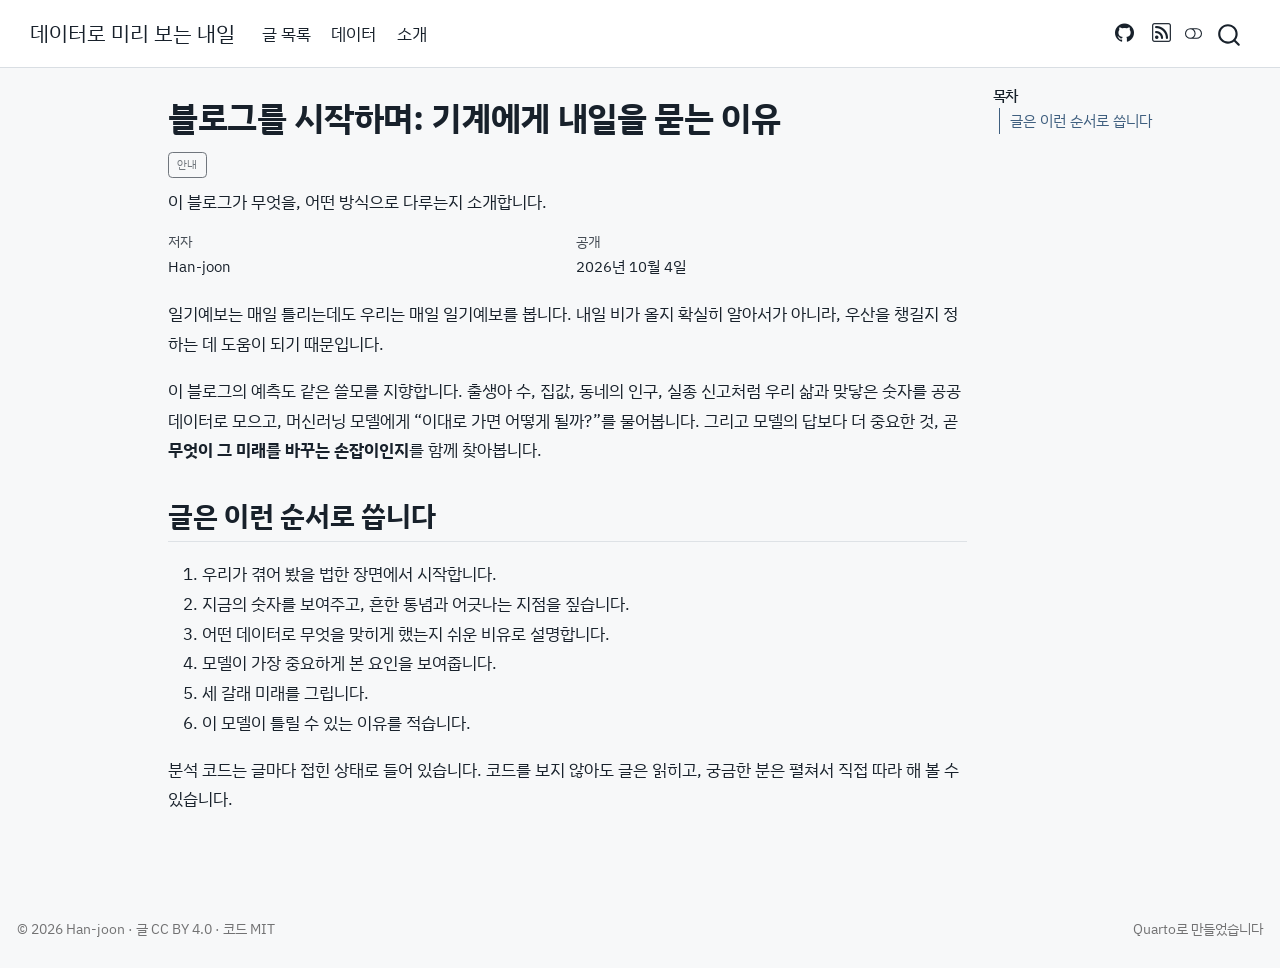
<file: posts/welcome/index.html>
<!DOCTYPE html>
<html xmlns="http://www.w3.org/1999/xhtml" lang="ko" xml:lang="ko"><head>

<meta charset="utf-8">
<meta name="generator" content="quarto-1.10.18">

<meta name="viewport" content="width=device-width, initial-scale=1.0, user-scalable=yes">

<meta name="author" content="Han-joon">
<meta name="description" content="이 블로그가 무엇을, 어떤 방식으로 다루는지 소개합니다.">

<title>블로그를 시작하며: 기계에게 내일을 묻는 이유 – 데이터로 미리 보는 내일</title>
<style>
/* Default styles provided by pandoc.
** See https://pandoc.org/MANUAL.html#variables-for-html for config info.
*/
span.smallcaps{font-variant: small-caps;}
div.columns{display: flex; gap: 1.5em;}
div.column{flex: auto;}
@media screen {
div.columns{gap: min(4vw, 1.5em);}
div.column{overflow-x: auto;}
}
div.hanging-indent{margin-left: 1.5em; text-indent: -1.5em;}
ul.task-list{list-style: none;}
ul.task-list li input[type="checkbox"] {
  width: 0.8em;
  margin: 0 0.8em 0.2em -1em; /* quarto-specific, see https://github.com/quarto-dev/quarto-cli/issues/4556 */ 
  vertical-align: middle;
}
</style>


<script src="../../site_libs/quarto-nav/quarto-nav.js"></script>
<script src="../../site_libs/quarto-nav/headroom.min.js"></script>
<script src="../../site_libs/clipboard/clipboard.min.js"></script>
<script src="../../site_libs/quarto-search/autocomplete.umd.js"></script>
<script src="../../site_libs/quarto-search/fuse.min.js"></script>
<script src="../../site_libs/quarto-search/quarto-search.js"></script>
<meta name="quarto:offset" content="../../">
<script src="../../site_libs/quarto-html/quarto.js" type="module"></script>
<script src="../../site_libs/quarto-html/tabsets/tabsets.js" type="module"></script>
<script src="../../site_libs/quarto-html/popper.min.js"></script>
<script src="../../site_libs/quarto-html/tippy.umd.min.js"></script>
<script src="../../site_libs/quarto-html/anchor.min.js"></script>
<link href="../../site_libs/quarto-html/tippy.css" rel="stylesheet">
<link href="../../site_libs/quarto-html/quarto-syntax-highlighting-176b1e44b272a30ec08500e73512b2cc.css" rel="stylesheet" class="quarto-color-scheme" id="quarto-text-highlighting-styles">
<link href="../../site_libs/quarto-html/quarto-syntax-highlighting-dark-2e366b5af1927b8352462c4a9d1c03d0.css" rel="stylesheet" class="quarto-color-scheme quarto-color-alternate" id="quarto-text-highlighting-styles">
<link href="../../site_libs/quarto-html/quarto-syntax-highlighting-176b1e44b272a30ec08500e73512b2cc.css" rel="stylesheet" class="quarto-color-scheme-extra" id="quarto-text-highlighting-styles">
<script src="../../site_libs/bootstrap/bootstrap.min.js"></script>
<link href="../../site_libs/bootstrap/bootstrap-icons.css" rel="stylesheet">
<link href="../../site_libs/bootstrap/bootstrap-f249f04be1deae2b0eb2ff2bb963b29f.min.css" rel="stylesheet" append-hash="true" class="quarto-color-scheme" id="quarto-bootstrap" data-mode="light">
<link href="../../site_libs/bootstrap/bootstrap-dark-b06d0aedc3c7dbde17f34a3382cb0405.min.css" rel="stylesheet" append-hash="true" class="quarto-color-scheme quarto-color-alternate" id="quarto-bootstrap" data-mode="dark">
<link href="../../site_libs/bootstrap/bootstrap-f249f04be1deae2b0eb2ff2bb963b29f.min.css" rel="stylesheet" append-hash="true" class="quarto-color-scheme-extra" id="quarto-bootstrap" data-mode="light">
<script id="quarto-search-options" type="application/json">{
  "location": "navbar",
  "copy-button": false,
  "collapse-after": 3,
  "panel-placement": "end",
  "type": "overlay",
  "limit": 50,
  "keyboard-shortcut": [
    "f",
    "/",
    "s"
  ],
  "show-item-context": false,
  "language": {
    "search-no-results-text": "일치 없음",
    "search-matching-documents-text": "일치된 문서",
    "search-copy-link-title": "검색 링크 복사",
    "search-hide-matches-text": "추가 검색 결과 숨기기",
    "search-more-match-text": "추가 검색결과",
    "search-more-matches-text": "추가 검색결과",
    "search-clear-button-title": "제거",
    "search-text-placeholder": "",
    "search-detached-cancel-button-title": "취소",
    "search-submit-button-title": "검색",
    "search-label": "검색"
  }
}</script>
<link rel="preconnect" href="https://fonts.googleapis.com">

<link rel="preconnect" href="https://fonts.gstatic.com" crossorigin="">

<link rel="stylesheet" href="https://fonts.googleapis.com/css2?family=IBM+Plex+Mono:wght@400;500&amp;family=IBM+Plex+Sans+KR:wght@400;500;700&amp;display=swap">

<!-- 방문 통계(GoatCounter): 계정을 만든 뒤 아래 줄의 주석을 풀고 YOUR-CODE를 바꾸세요

<script data-goatcounter="https://YOUR-CODE.goatcounter.com/count" async src="//gc.zgo.at/count.js"></script>

-->



<link rel="stylesheet" href="../../styles.css">
<meta property="og:title" content="블로그를 시작하며: 기계에게 내일을 묻는 이유 – 데이터로 미리 보는 내일">
<meta property="og:description" content="이 블로그가 무엇을, 어떤 방식으로 다루는지 소개합니다.">
<meta property="og:site_name" content="데이터로 미리 보는 내일">
</head>

<body class="nav-fixed quarto-light"><script id="quarto-html-before-body" type="application/javascript">
    const toggleBodyColorMode = (bsSheetEl) => {
      const mode = bsSheetEl.getAttribute("data-mode");
      const bodyEl = window.document.querySelector("body");
      if (mode === "dark") {
        bodyEl.classList.add("quarto-dark");
        bodyEl.classList.remove("quarto-light");
      } else {
        bodyEl.classList.add("quarto-light");
        bodyEl.classList.remove("quarto-dark");
      }
    }
    const toggleBodyColorPrimary = () => {
      const bsSheetEl = window.document.querySelector("link#quarto-bootstrap:not([rel=disabled-stylesheet])");
      if (bsSheetEl) {
        toggleBodyColorMode(bsSheetEl);
      }
    }
    const setColorSchemeToggle = (alternate) => {
      const toggles = window.document.querySelectorAll('.quarto-color-scheme-toggle');
      for (let i=0; i < toggles.length; i++) {
        const toggle = toggles[i];
        if (toggle) {
          if (alternate) {
            toggle.classList.add("alternate");
          } else {
            toggle.classList.remove("alternate");
          }
        }
      }
    };
    const toggleColorMode = (alternate) => {
      // Switch the stylesheets
      const primaryStylesheets = window.document.querySelectorAll('link.quarto-color-scheme:not(.quarto-color-alternate)');
      const alternateStylesheets = window.document.querySelectorAll('link.quarto-color-scheme.quarto-color-alternate');
      manageTransitions('#quarto-margin-sidebar .nav-link', false);
      if (alternate) {
        // note: dark is layered on light, we don't disable primary!
        enableStylesheet(alternateStylesheets);
        for (const sheetNode of alternateStylesheets) {
          if (sheetNode.id === "quarto-bootstrap") {
            toggleBodyColorMode(sheetNode);
          }
        }
      } else {
        disableStylesheet(alternateStylesheets);
        enableStylesheet(primaryStylesheets)
        toggleBodyColorPrimary();
      }
      manageTransitions('#quarto-margin-sidebar .nav-link', true);
      // Switch the toggles
      setColorSchemeToggle(alternate)
      // Hack to workaround the fact that safari doesn't
      // properly recolor the scrollbar when toggling (#1455)
      if (navigator.userAgent.indexOf('Safari') > 0 && navigator.userAgent.indexOf('Chrome') == -1) {
        manageTransitions("body", false);
        window.scrollTo(0, 1);
        setTimeout(() => {
          window.scrollTo(0, 0);
          manageTransitions("body", true);
        }, 40);
      }
    }
    const disableStylesheet = (stylesheets) => {
      for (let i=0; i < stylesheets.length; i++) {
        const stylesheet = stylesheets[i];
        stylesheet.rel = 'disabled-stylesheet';
      }
    }
    const enableStylesheet = (stylesheets) => {
      for (let i=0; i < stylesheets.length; i++) {
        const stylesheet = stylesheets[i];
        if(stylesheet.rel !== 'stylesheet') { // for Chrome, which will still FOUC without this check
          stylesheet.rel = 'stylesheet';
        }
      }
    }
    const manageTransitions = (selector, allowTransitions) => {
      const els = window.document.querySelectorAll(selector);
      for (let i=0; i < els.length; i++) {
        const el = els[i];
        if (allowTransitions) {
          el.classList.remove('notransition');
        } else {
          el.classList.add('notransition');
        }
      }
    }
    const isFileUrl = () => {
      return window.location.protocol === 'file:';
    }
    const hasAlternateSentinel = () => {
      let styleSentinel = getColorSchemeSentinel();
      if (styleSentinel !== null) {
        return styleSentinel === "alternate";
      } else {
        return false;
      }
    }
    const setStyleSentinel = (alternate) => {
      const value = alternate ? "alternate" : "default";
      if (!isFileUrl()) {
        window.localStorage.setItem("quarto-color-scheme", value);
      } else {
        localAlternateSentinel = value;
      }
    }
    const getColorSchemeSentinel = () => {
      if (!isFileUrl()) {
        const storageValue = window.localStorage.getItem("quarto-color-scheme");
        return storageValue != null ? storageValue : localAlternateSentinel;
      } else {
        return localAlternateSentinel;
      }
    }
    const toggleGiscusIfUsed = (isAlternate, darkModeDefault) => {
      const baseTheme = document.querySelector('#giscus-base-theme')?.value ?? 'light';
      const alternateTheme = document.querySelector('#giscus-alt-theme')?.value ?? 'dark';
      let newTheme = '';
      if(authorPrefersDark) {
        newTheme = isAlternate ? baseTheme : alternateTheme;
      } else {
        newTheme = isAlternate ? alternateTheme : baseTheme;
      }
      const changeGiscusTheme = () => {
        // From: https://github.com/giscus/giscus/issues/336
        const sendMessage = (message) => {
          const iframe = document.querySelector('iframe.giscus-frame');
          if (!iframe) return;
          iframe.contentWindow.postMessage({ giscus: message }, 'https://giscus.app');
        }
        sendMessage({
          setConfig: {
            theme: newTheme
          }
        });
      }
      const isGiscussLoaded = window.document.querySelector('iframe.giscus-frame') !== null;
      if (isGiscussLoaded) {
        changeGiscusTheme();
      }
    };
    const authorPrefersDark = false;
    const darkModeDefault = authorPrefersDark;
      document.querySelector('link#quarto-text-highlighting-styles.quarto-color-scheme-extra').rel = 'disabled-stylesheet';
      document.querySelector('link#quarto-bootstrap.quarto-color-scheme-extra').rel = 'disabled-stylesheet';
    let localAlternateSentinel = darkModeDefault ? 'alternate' : 'default';
    // Dark / light mode switch
    window.quartoToggleColorScheme = () => {
      // Read the current dark / light value
      let toAlternate = !hasAlternateSentinel();
      toggleColorMode(toAlternate);
      setStyleSentinel(toAlternate);
      toggleGiscusIfUsed(toAlternate, darkModeDefault);
      window.dispatchEvent(new Event('resize'));
    };
    // Switch to dark mode if need be
    if (hasAlternateSentinel()) {
      toggleColorMode(true);
    } else {
      toggleColorMode(false);
    }
  </script>

<div id="quarto-search-results"></div>
  <header id="quarto-header" class="headroom fixed-top">
    <nav class="navbar navbar-expand-lg " data-bs-theme="dark">
      <div class="navbar-container container-fluid">
      <div class="navbar-brand-container mx-auto">
    <a class="navbar-brand" href="../../index.html">
    <span class="navbar-title">데이터로 미리 보는 내일</span>
    </a>
  </div>
            <div id="quarto-search" class="" title="검색"></div>
          <button class="navbar-toggler" type="button" data-bs-toggle="collapse" data-bs-target="#navbarCollapse" aria-controls="navbarCollapse" role="menu" aria-expanded="false" aria-label="탐색 전환" onclick="if (window.quartoToggleHeadroom) { window.quartoToggleHeadroom(); }">
  <span class="navbar-toggler-icon"></span>
</button>
          <div class="collapse navbar-collapse" id="navbarCollapse">
            <ul class="navbar-nav navbar-nav-scroll me-auto">
  <li class="nav-item">
    <a class="nav-link" href="../../index.html"> 
<span class="menu-text">글 목록</span></a>
  </li>  
  <li class="nav-item">
    <a class="nav-link" href="../../data.html"> 
<span class="menu-text">데이터</span></a>
  </li>  
  <li class="nav-item">
    <a class="nav-link" href="../../about.html"> 
<span class="menu-text">소개</span></a>
  </li>  
</ul>
            <ul class="navbar-nav navbar-nav-scroll ms-auto">
  <li class="nav-item compact">
    <a class="nav-link" href="https://github.com/YOUR-GITHUB-ID/data-tomorrow-blog"> <i class="bi bi-github" role="img">
</i> 
<span class="menu-text"></span></a>
  </li>  
  <li class="nav-item compact">
    <a class="nav-link" href="../../index.xml"> <i class="bi bi-rss" role="img">
</i> 
<span class="menu-text"></span></a>
  </li>  
</ul>
          </div> <!-- /navcollapse -->
            <div class="quarto-navbar-tools">
  <a href="" class="quarto-color-scheme-toggle quarto-navigation-tool  px-1" onclick="window.quartoToggleColorScheme(); return false;" title="다크 모드 전환"><i class="bi"></i></a>
</div>
      </div> <!-- /container-fluid -->
    </nav>
</header>
<!-- content -->
<div id="quarto-content" class="quarto-container page-columns page-rows-contents page-layout-article page-navbar">
<!-- sidebar -->
<!-- margin-sidebar -->
    <div id="quarto-margin-sidebar" class="sidebar margin-sidebar">
        <nav id="TOC" role="doc-toc" class="toc-active">
    <h2 id="toc-title">목차</h2>
   
  <ul>
  <li><a href="#글은-이런-순서로-씁니다" id="toc-글은-이런-순서로-씁니다" class="nav-link active" data-scroll-target="#글은-이런-순서로-씁니다">글은 이런 순서로 씁니다</a></li>
  </ul>
</nav>
    </div>
<!-- main -->
<main class="content" id="quarto-document-content">


<header id="title-block-header" class="quarto-title-block default">
<div class="quarto-title">
<h1 class="title">블로그를 시작하며: 기계에게 내일을 묻는 이유</h1>
  <div class="quarto-categories">
    <div class="quarto-category">안내</div>
  </div>
  </div>

<div>
  <div class="description">
    이 블로그가 무엇을, 어떤 방식으로 다루는지 소개합니다.
  </div>
</div>


<div class="quarto-title-meta">

    <div>
    <div class="quarto-title-meta-heading">저자</div>
    <div class="quarto-title-meta-contents">
             <p>Han-joon </p>
          </div>
  </div>
    
    <div>
    <div class="quarto-title-meta-heading">공개</div>
    <div class="quarto-title-meta-contents">
      <p class="date">2026년 10월 4일</p>
    </div>
  </div>
  
    
  </div>
  


</header>


<p>일기예보는 매일 틀리는데도 우리는 매일 일기예보를 봅니다. 내일 비가 올지 확실히 알아서가 아니라, 우산을 챙길지 정하는 데 도움이 되기 때문입니다.</p>
<p>이 블로그의 예측도 같은 쓸모를 지향합니다. 출생아 수, 집값, 동네의 인구, 실종 신고처럼 우리 삶과 맞닿은 숫자를 공공데이터로 모으고, 머신러닝 모델에게 “이대로 가면 어떻게 될까?”를 물어봅니다. 그리고 모델의 답보다 더 중요한 것, 곧 <strong>무엇이 그 미래를 바꾸는 손잡이인지</strong>를 함께 찾아봅니다.</p>
<section id="글은-이런-순서로-씁니다" class="level2">
<h2 class="anchored" data-anchor-id="글은-이런-순서로-씁니다">글은 이런 순서로 씁니다</h2>
<ol type="1">
<li>우리가 겪어 봤을 법한 장면에서 시작합니다.</li>
<li>지금의 숫자를 보여주고, 흔한 통념과 어긋나는 지점을 짚습니다.</li>
<li>어떤 데이터로 무엇을 맞히게 했는지 쉬운 비유로 설명합니다.</li>
<li>모델이 가장 중요하게 본 요인을 보여줍니다.</li>
<li>세 갈래 미래를 그립니다.</li>
<li>이 모델이 틀릴 수 있는 이유를 적습니다.</li>
</ol>
<p>분석 코드는 글마다 접힌 상태로 들어 있습니다. 코드를 보지 않아도 글은 읽히고, 궁금한 분은 펼쳐서 직접 따라 해 볼 수 있습니다.</p>


</section>

</main> <!-- /main -->
<script id="quarto-html-after-body" type="application/javascript">
  window.document.addEventListener("DOMContentLoaded", function (event) {
    // Ensure there is a toggle, if there isn't float one in the top right
    if (window.document.querySelector('.quarto-color-scheme-toggle') === null) {
      const a = window.document.createElement('a');
      a.classList.add('top-right');
      a.classList.add('quarto-color-scheme-toggle');
      a.href = "";
      a.onclick = function() { try { window.quartoToggleColorScheme(); } catch {} return false; };
      const i = window.document.createElement("i");
      i.classList.add('bi');
      a.appendChild(i);
      window.document.body.appendChild(a);
    }
    setColorSchemeToggle(hasAlternateSentinel())
    const icon = "";
    const anchorJS = new window.AnchorJS();
    anchorJS.options = {
      placement: 'right',
      icon: icon
    };
    anchorJS.add('.anchored');
    const isCodeAnnotation = (el) => {
      for (const clz of el.classList) {
        if (clz.startsWith('code-annotation-')) {                     
          return true;
        }
      }
      return false;
    }
    const onCopySuccess = function(e) {
      // button target
      const button = e.trigger;
      // don't keep focus
      button.blur();
      // flash "checked"
      button.classList.add('code-copy-button-checked');
      var currentTitle = button.getAttribute("title");
      button.setAttribute("title", "복사완료!");
      let tooltip;
      if (window.bootstrap) {
        button.setAttribute("data-bs-toggle", "tooltip");
        button.setAttribute("data-bs-placement", "left");
        button.setAttribute("data-bs-title", "복사완료!");
        tooltip = new bootstrap.Tooltip(button, 
          { trigger: "manual", 
            customClass: "code-copy-button-tooltip",
            offset: [0, -8]});
        tooltip.show();    
      }
      setTimeout(function() {
        if (tooltip) {
          tooltip.hide();
          button.removeAttribute("data-bs-title");
          button.removeAttribute("data-bs-toggle");
          button.removeAttribute("data-bs-placement");
        }
        button.setAttribute("title", currentTitle);
        button.classList.remove('code-copy-button-checked');
      }, 1000);
      // clear code selection
      e.clearSelection();
    }
    const getTextToCopy = function(trigger) {
      const outerScaffold = trigger.parentElement.cloneNode(true);
      const codeEl = outerScaffold.querySelector('code');
      for (const childEl of codeEl.children) {
        if (isCodeAnnotation(childEl)) {
          childEl.remove();
        }
      }
      return codeEl.innerText;
    }
    const clipboard = new window.ClipboardJS('.code-copy-button:not([data-in-quarto-modal])', {
      text: getTextToCopy
    });
    clipboard.on('success', onCopySuccess);
    if (window.document.getElementById('quarto-embedded-source-code-modal')) {
      const clipboardModal = new window.ClipboardJS('.code-copy-button[data-in-quarto-modal]', {
        text: getTextToCopy,
        container: window.document.getElementById('quarto-embedded-source-code-modal')
      });
      clipboardModal.on('success', onCopySuccess);
    }
      var localhostRegex = new RegExp(/^(?:http|https):\/\/localhost\:?[0-9]*\//);
      var mailtoRegex = new RegExp(/^mailto:/);
        var filterRegex = new RegExp("https:\/\/daimos08\.github\.io\/data-tomorrow-blog");
      var isInternal = (href) => {
          return filterRegex.test(href) || localhostRegex.test(href) || mailtoRegex.test(href);
      }
      // Inspect non-navigation links and adorn them if external
     var links = window.document.querySelectorAll('a[href]:not(.nav-link):not(.navbar-brand):not(.toc-action):not(.sidebar-link):not(.sidebar-item-toggle):not(.pagination-link):not(.no-external):not([aria-hidden]):not(.dropdown-item):not(.quarto-navigation-tool):not(.about-link)');
      for (var i=0; i<links.length; i++) {
        const link = links[i];
        if (!isInternal(link.href)) {
          // undo the damage that might have been done by quarto-nav.js in the case of
          // links that we want to consider external
          if (link.dataset.originalHref !== undefined) {
            link.href = link.dataset.originalHref;
          }
        }
      }
    function tippyHover(el, contentFn, onTriggerFn, onUntriggerFn) {
      const config = {
        allowHTML: true,
        maxWidth: 500,
        delay: 100,
        arrow: false,
        appendTo: function(el) {
            return el.parentElement;
        },
        interactive: true,
        interactiveBorder: 10,
        theme: 'quarto',
        placement: 'bottom-start',
      };
      if (contentFn) {
        config.content = contentFn;
      }
      if (onTriggerFn) {
        config.onTrigger = onTriggerFn;
      }
      if (onUntriggerFn) {
        config.onUntrigger = onUntriggerFn;
      }
      window.tippy(el, config); 
    }
    const noterefs = window.document.querySelectorAll('a[role="doc-noteref"]');
    for (var i=0; i<noterefs.length; i++) {
      const ref = noterefs[i];
      tippyHover(ref, function() {
        // use id or data attribute instead here
        let href = ref.getAttribute('data-footnote-href') || ref.getAttribute('href');
        try { href = new URL(href).hash; } catch {}
        const id = href.replace(/^#\/?/, "");
        const note = window.document.getElementById(id);
        if (note) {
          return note.innerHTML;
        } else {
          return "";
        }
      });
    }
    const xrefs = window.document.querySelectorAll('a.quarto-xref');
    const processXRef = (id, note) => {
      // Strip column container classes
      const stripColumnClz = (el) => {
        el.classList.remove("page-full", "page-columns");
        if (el.children) {
          for (const child of el.children) {
            stripColumnClz(child);
          }
        }
      }
      stripColumnClz(note)
      if (id === null || id.startsWith('sec-')) {
        // Special case sections, only their first couple elements
        const container = document.createElement("div");
        if (note.children && note.children.length > 2) {
          container.appendChild(note.children[0].cloneNode(true));
          for (let i = 1; i < note.children.length; i++) {
            const child = note.children[i];
            if (child.tagName === "P" && child.innerText === "") {
              continue;
            } else {
              container.appendChild(child.cloneNode(true));
              break;
            }
          }
          if (window.Quarto?.typesetMath) {
            window.Quarto.typesetMath(container);
          }
          return container.innerHTML
        } else {
          if (window.Quarto?.typesetMath) {
            window.Quarto.typesetMath(note);
          }
          return note.innerHTML;
        }
      } else {
        // Remove any anchor links if they are present
        const anchorLink = note.querySelector('a.anchorjs-link');
        if (anchorLink) {
          anchorLink.remove();
        }
        if (window.Quarto?.typesetMath) {
          window.Quarto.typesetMath(note);
        }
        if (note.classList.contains("callout")) {
          return note.outerHTML;
        } else {
          return note.innerHTML;
        }
      }
    }
    for (var i=0; i<xrefs.length; i++) {
      const xref = xrefs[i];
      tippyHover(xref, undefined, function(instance) {
        instance.disable();
        let url = xref.getAttribute('href');
        let hash = undefined; 
        if (url.startsWith('#')) {
          hash = url;
        } else {
          try { hash = new URL(url).hash; } catch {}
        }
        if (hash) {
          const id = hash.replace(/^#\/?/, "");
          const note = window.document.getElementById(id);
          if (note !== null) {
            try {
              const html = processXRef(id, note.cloneNode(true));
              instance.setContent(html);
            } finally {
              instance.enable();
              instance.show();
            }
          } else {
            // See if we can fetch this
            fetch(url.split('#')[0])
            .then(res => res.text())
            .then(html => {
              const parser = new DOMParser();
              const htmlDoc = parser.parseFromString(html, "text/html");
              const note = htmlDoc.getElementById(id);
              if (note !== null) {
                const html = processXRef(id, note);
                instance.setContent(html);
              } 
            }).finally(() => {
              instance.enable();
              instance.show();
            });
          }
        } else {
          // See if we can fetch a full url (with no hash to target)
          // This is a special case and we should probably do some content thinning / targeting
          fetch(url)
          .then(res => res.text())
          .then(html => {
            const parser = new DOMParser();
            const htmlDoc = parser.parseFromString(html, "text/html");
            const note = htmlDoc.querySelector('main.content');
            if (note !== null) {
              // This should only happen for chapter cross references
              // (since there is no id in the URL)
              // remove the first header
              if (note.children.length > 0 && note.children[0].tagName === "HEADER") {
                note.children[0].remove();
              }
              const html = processXRef(null, note);
              instance.setContent(html);
            } 
          }).finally(() => {
            instance.enable();
            instance.show();
          });
        }
      }, function(instance) {
      });
    }
        let selectedAnnoteEl;
        const selectorForAnnotation = ( cell, annotation) => {
          let cellAttr = 'data-code-cell="' + cell + '"';
          let lineAttr = 'data-code-annotation="' +  annotation + '"';
          const selector = 'span[' + cellAttr + '][' + lineAttr + ']';
          return selector;
        }
        const selectCodeLines = (annoteEl) => {
          const doc = window.document;
          const targetCell = annoteEl.getAttribute("data-target-cell");
          const targetAnnotation = annoteEl.getAttribute("data-target-annotation");
          const annoteSpan = window.document.querySelector(selectorForAnnotation(targetCell, targetAnnotation));
          const lines = annoteSpan.getAttribute("data-code-lines").split(",");
          const lineIds = lines.map((line) => {
            return targetCell + "-" + line;
          })
          let top = null;
          let height = null;
          let parent = null;
          if (lineIds.length > 0) {
              //compute the position of the single el (top and bottom and make a div)
              const el = window.document.getElementById(lineIds[0]);
              top = el.offsetTop;
              height = el.offsetHeight;
              parent = el.parentElement.parentElement;
            if (lineIds.length > 1) {
              const lastEl = window.document.getElementById(lineIds[lineIds.length - 1]);
              const bottom = lastEl.offsetTop + lastEl.offsetHeight;
              height = bottom - top;
            }
            if (top !== null && height !== null && parent !== null) {
              // cook up a div (if necessary) and position it 
              let div = window.document.getElementById("code-annotation-line-highlight");
              if (div === null) {
                div = window.document.createElement("div");
                div.setAttribute("id", "code-annotation-line-highlight");
                div.style.position = 'absolute';
                parent.appendChild(div);
              }
              div.style.top = top - 2 + "px";
              div.style.height = height + 4 + "px";
              div.style.left = 0;
              let gutterDiv = window.document.getElementById("code-annotation-line-highlight-gutter");
              if (gutterDiv === null) {
                gutterDiv = window.document.createElement("div");
                gutterDiv.setAttribute("id", "code-annotation-line-highlight-gutter");
                gutterDiv.style.position = 'absolute';
                const codeCell = window.document.getElementById(targetCell);
                const gutter = codeCell.querySelector('.code-annotation-gutter');
                gutter.appendChild(gutterDiv);
              }
              gutterDiv.style.top = top - 2 + "px";
              gutterDiv.style.height = height + 4 + "px";
            }
            selectedAnnoteEl = annoteEl;
          }
        };
        const unselectCodeLines = () => {
          const elementsIds = ["code-annotation-line-highlight", "code-annotation-line-highlight-gutter"];
          elementsIds.forEach((elId) => {
            const div = window.document.getElementById(elId);
            if (div) {
              div.remove();
            }
          });
          selectedAnnoteEl = undefined;
        };
          // Handle positioning of the toggle
      window.addEventListener(
        "resize",
        throttle(() => {
          elRect = undefined;
          if (selectedAnnoteEl) {
            selectCodeLines(selectedAnnoteEl);
          }
        }, 10)
      );
      function throttle(fn, ms) {
      let throttle = false;
      let timer;
        return (...args) => {
          if(!throttle) { // first call gets through
              fn.apply(this, args);
              throttle = true;
          } else { // all the others get throttled
              if(timer) clearTimeout(timer); // cancel #2
              timer = setTimeout(() => {
                fn.apply(this, args);
                timer = throttle = false;
              }, ms);
          }
        };
      }
        // Attach click handler to the DT
        const annoteDls = window.document.querySelectorAll('dt[data-target-cell]');
        for (const annoteDlNode of annoteDls) {
          annoteDlNode.addEventListener('click', (event) => {
            const clickedEl = event.target;
            if (clickedEl !== selectedAnnoteEl) {
              unselectCodeLines();
              const activeEl = window.document.querySelector('dt[data-target-cell].code-annotation-active');
              if (activeEl) {
                activeEl.classList.remove('code-annotation-active');
              }
              selectCodeLines(clickedEl);
              clickedEl.classList.add('code-annotation-active');
            } else {
              // Unselect the line
              unselectCodeLines();
              clickedEl.classList.remove('code-annotation-active');
            }
          });
        }
    const findCites = (el) => {
      const parentEl = el.parentElement;
      if (parentEl) {
        const cites = parentEl.dataset.cites;
        if (cites) {
          return {
            el,
            cites: cites.split(' ')
          };
        } else {
          return findCites(el.parentElement)
        }
      } else {
        return undefined;
      }
    };
    var bibliorefs = window.document.querySelectorAll('a[role="doc-biblioref"]');
    for (var i=0; i<bibliorefs.length; i++) {
      const ref = bibliorefs[i];
      const citeInfo = findCites(ref);
      if (citeInfo) {
        tippyHover(citeInfo.el, function() {
          var popup = window.document.createElement('div');
          citeInfo.cites.forEach(function(cite) {
            var citeDiv = window.document.createElement('div');
            citeDiv.classList.add('hanging-indent');
            citeDiv.classList.add('csl-entry');
            var biblioDiv = window.document.getElementById('ref-' + cite);
            if (biblioDiv) {
              citeDiv.innerHTML = biblioDiv.innerHTML;
            }
            popup.appendChild(citeDiv);
          });
          return popup.innerHTML;
        });
      }
    }
  });
  </script>
</div> <!-- /content -->
<footer class="footer">
  <div class="nav-footer">
    <div class="nav-footer-left">
<p>© 2026 Han-joon · 글 CC BY 4.0 · 코드 MIT</p>
</div>   
    <div class="nav-footer-center">
      &nbsp;
    </div>
    <div class="nav-footer-right">
<p>Quarto로 만들었습니다</p>
</div>
  </div>
</footer>




</body></html>
</file>
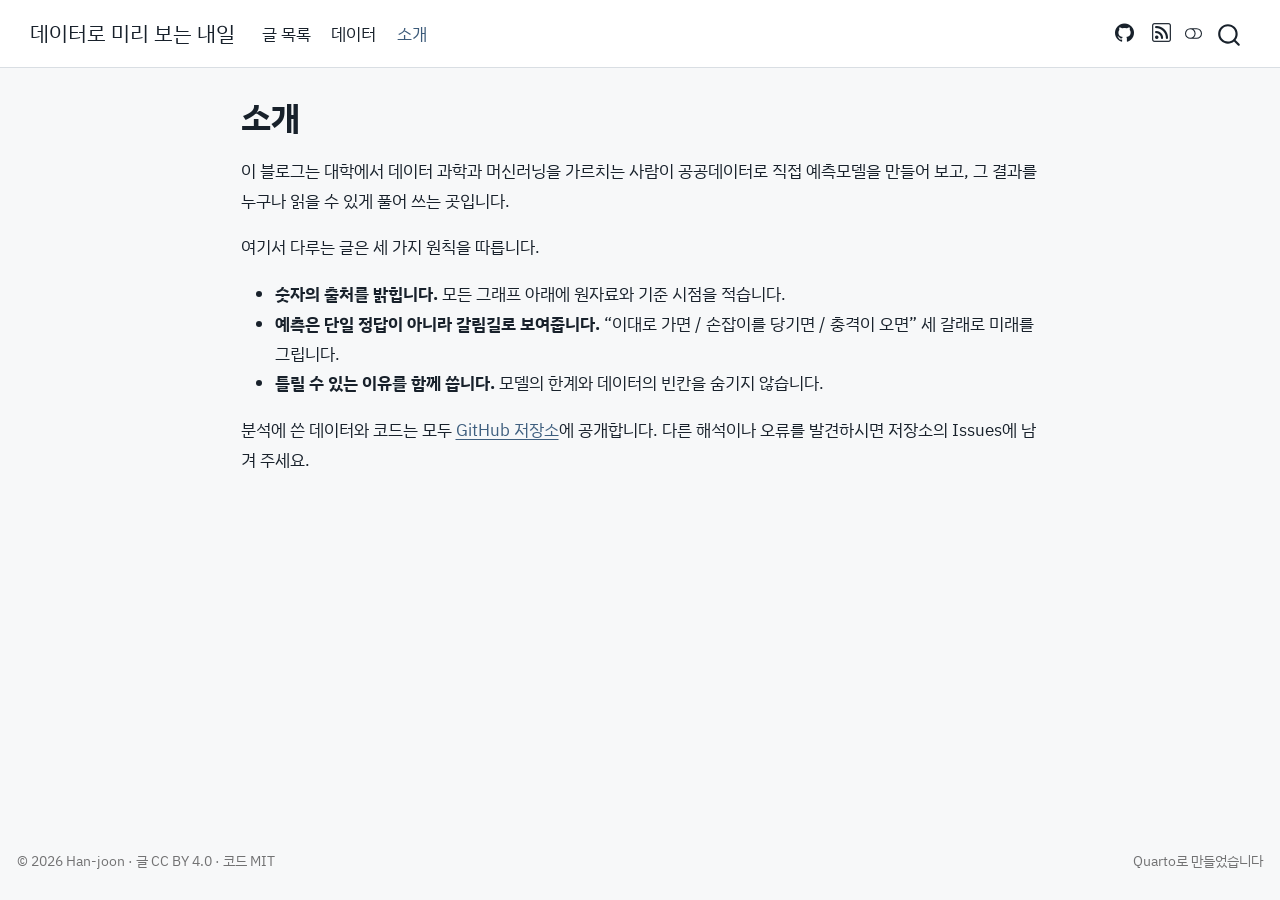
<file: about.html>
<!DOCTYPE html>
<html xmlns="http://www.w3.org/1999/xhtml" lang="ko" xml:lang="ko"><head>

<meta charset="utf-8">
<meta name="generator" content="quarto-1.10.18">

<meta name="viewport" content="width=device-width, initial-scale=1.0, user-scalable=yes">


<title>소개 – 데이터로 미리 보는 내일</title>
<style>
/* Default styles provided by pandoc.
** See https://pandoc.org/MANUAL.html#variables-for-html for config info.
*/
span.smallcaps{font-variant: small-caps;}
div.columns{display: flex; gap: 1.5em;}
div.column{flex: auto;}
@media screen {
div.columns{gap: min(4vw, 1.5em);}
div.column{overflow-x: auto;}
}
div.hanging-indent{margin-left: 1.5em; text-indent: -1.5em;}
ul.task-list{list-style: none;}
ul.task-list li input[type="checkbox"] {
  width: 0.8em;
  margin: 0 0.8em 0.2em -1em; /* quarto-specific, see https://github.com/quarto-dev/quarto-cli/issues/4556 */ 
  vertical-align: middle;
}
</style>


<script src="site_libs/quarto-nav/quarto-nav.js"></script>
<script src="site_libs/quarto-nav/headroom.min.js"></script>
<script src="site_libs/clipboard/clipboard.min.js"></script>
<script src="site_libs/quarto-search/autocomplete.umd.js"></script>
<script src="site_libs/quarto-search/fuse.min.js"></script>
<script src="site_libs/quarto-search/quarto-search.js"></script>
<meta name="quarto:offset" content="./">
<script src="site_libs/quarto-html/quarto.js" type="module"></script>
<script src="site_libs/quarto-html/tabsets/tabsets.js" type="module"></script>
<script src="site_libs/quarto-html/popper.min.js"></script>
<script src="site_libs/quarto-html/tippy.umd.min.js"></script>
<script src="site_libs/quarto-html/anchor.min.js"></script>
<link href="site_libs/quarto-html/tippy.css" rel="stylesheet">
<link href="site_libs/quarto-html/quarto-syntax-highlighting-176b1e44b272a30ec08500e73512b2cc.css" rel="stylesheet" class="quarto-color-scheme" id="quarto-text-highlighting-styles">
<link href="site_libs/quarto-html/quarto-syntax-highlighting-dark-2e366b5af1927b8352462c4a9d1c03d0.css" rel="stylesheet" class="quarto-color-scheme quarto-color-alternate" id="quarto-text-highlighting-styles">
<link href="site_libs/quarto-html/quarto-syntax-highlighting-176b1e44b272a30ec08500e73512b2cc.css" rel="stylesheet" class="quarto-color-scheme-extra" id="quarto-text-highlighting-styles">
<script src="site_libs/bootstrap/bootstrap.min.js"></script>
<link href="site_libs/bootstrap/bootstrap-icons.css" rel="stylesheet">
<link href="site_libs/bootstrap/bootstrap-f249f04be1deae2b0eb2ff2bb963b29f.min.css" rel="stylesheet" append-hash="true" class="quarto-color-scheme" id="quarto-bootstrap" data-mode="light">
<link href="site_libs/bootstrap/bootstrap-dark-b06d0aedc3c7dbde17f34a3382cb0405.min.css" rel="stylesheet" append-hash="true" class="quarto-color-scheme quarto-color-alternate" id="quarto-bootstrap" data-mode="dark">
<link href="site_libs/bootstrap/bootstrap-f249f04be1deae2b0eb2ff2bb963b29f.min.css" rel="stylesheet" append-hash="true" class="quarto-color-scheme-extra" id="quarto-bootstrap" data-mode="light">
<script id="quarto-search-options" type="application/json">{
  "location": "navbar",
  "copy-button": false,
  "collapse-after": 3,
  "panel-placement": "end",
  "type": "overlay",
  "limit": 50,
  "keyboard-shortcut": [
    "f",
    "/",
    "s"
  ],
  "show-item-context": false,
  "language": {
    "search-no-results-text": "일치 없음",
    "search-matching-documents-text": "일치된 문서",
    "search-copy-link-title": "검색 링크 복사",
    "search-hide-matches-text": "추가 검색 결과 숨기기",
    "search-more-match-text": "추가 검색결과",
    "search-more-matches-text": "추가 검색결과",
    "search-clear-button-title": "제거",
    "search-text-placeholder": "",
    "search-detached-cancel-button-title": "취소",
    "search-submit-button-title": "검색",
    "search-label": "검색"
  }
}</script>
<link rel="preconnect" href="https://fonts.googleapis.com">

<link rel="preconnect" href="https://fonts.gstatic.com" crossorigin="">

<link rel="stylesheet" href="https://fonts.googleapis.com/css2?family=IBM+Plex+Mono:wght@400;500&amp;family=IBM+Plex+Sans+KR:wght@400;500;700&amp;display=swap">

<!-- 방문 통계(GoatCounter): 계정을 만든 뒤 아래 줄의 주석을 풀고 YOUR-CODE를 바꾸세요

<script data-goatcounter="https://YOUR-CODE.goatcounter.com/count" async src="//gc.zgo.at/count.js"></script>

-->



<link rel="stylesheet" href="styles.css">
<meta property="og:title" content="소개 – 데이터로 미리 보는 내일">
<meta property="og:description" content="공공데이터와 예측모델로 한국 사회의 지금과 앞으로를 읽는 블로그">
<meta property="og:site_name" content="데이터로 미리 보는 내일">
</head>

<body class="nav-fixed fullcontent quarto-light"><script id="quarto-html-before-body" type="application/javascript">
    const toggleBodyColorMode = (bsSheetEl) => {
      const mode = bsSheetEl.getAttribute("data-mode");
      const bodyEl = window.document.querySelector("body");
      if (mode === "dark") {
        bodyEl.classList.add("quarto-dark");
        bodyEl.classList.remove("quarto-light");
      } else {
        bodyEl.classList.add("quarto-light");
        bodyEl.classList.remove("quarto-dark");
      }
    }
    const toggleBodyColorPrimary = () => {
      const bsSheetEl = window.document.querySelector("link#quarto-bootstrap:not([rel=disabled-stylesheet])");
      if (bsSheetEl) {
        toggleBodyColorMode(bsSheetEl);
      }
    }
    const setColorSchemeToggle = (alternate) => {
      const toggles = window.document.querySelectorAll('.quarto-color-scheme-toggle');
      for (let i=0; i < toggles.length; i++) {
        const toggle = toggles[i];
        if (toggle) {
          if (alternate) {
            toggle.classList.add("alternate");
          } else {
            toggle.classList.remove("alternate");
          }
        }
      }
    };
    const toggleColorMode = (alternate) => {
      // Switch the stylesheets
      const primaryStylesheets = window.document.querySelectorAll('link.quarto-color-scheme:not(.quarto-color-alternate)');
      const alternateStylesheets = window.document.querySelectorAll('link.quarto-color-scheme.quarto-color-alternate');
      manageTransitions('#quarto-margin-sidebar .nav-link', false);
      if (alternate) {
        // note: dark is layered on light, we don't disable primary!
        enableStylesheet(alternateStylesheets);
        for (const sheetNode of alternateStylesheets) {
          if (sheetNode.id === "quarto-bootstrap") {
            toggleBodyColorMode(sheetNode);
          }
        }
      } else {
        disableStylesheet(alternateStylesheets);
        enableStylesheet(primaryStylesheets)
        toggleBodyColorPrimary();
      }
      manageTransitions('#quarto-margin-sidebar .nav-link', true);
      // Switch the toggles
      setColorSchemeToggle(alternate)
      // Hack to workaround the fact that safari doesn't
      // properly recolor the scrollbar when toggling (#1455)
      if (navigator.userAgent.indexOf('Safari') > 0 && navigator.userAgent.indexOf('Chrome') == -1) {
        manageTransitions("body", false);
        window.scrollTo(0, 1);
        setTimeout(() => {
          window.scrollTo(0, 0);
          manageTransitions("body", true);
        }, 40);
      }
    }
    const disableStylesheet = (stylesheets) => {
      for (let i=0; i < stylesheets.length; i++) {
        const stylesheet = stylesheets[i];
        stylesheet.rel = 'disabled-stylesheet';
      }
    }
    const enableStylesheet = (stylesheets) => {
      for (let i=0; i < stylesheets.length; i++) {
        const stylesheet = stylesheets[i];
        if(stylesheet.rel !== 'stylesheet') { // for Chrome, which will still FOUC without this check
          stylesheet.rel = 'stylesheet';
        }
      }
    }
    const manageTransitions = (selector, allowTransitions) => {
      const els = window.document.querySelectorAll(selector);
      for (let i=0; i < els.length; i++) {
        const el = els[i];
        if (allowTransitions) {
          el.classList.remove('notransition');
        } else {
          el.classList.add('notransition');
        }
      }
    }
    const isFileUrl = () => {
      return window.location.protocol === 'file:';
    }
    const hasAlternateSentinel = () => {
      let styleSentinel = getColorSchemeSentinel();
      if (styleSentinel !== null) {
        return styleSentinel === "alternate";
      } else {
        return false;
      }
    }
    const setStyleSentinel = (alternate) => {
      const value = alternate ? "alternate" : "default";
      if (!isFileUrl()) {
        window.localStorage.setItem("quarto-color-scheme", value);
      } else {
        localAlternateSentinel = value;
      }
    }
    const getColorSchemeSentinel = () => {
      if (!isFileUrl()) {
        const storageValue = window.localStorage.getItem("quarto-color-scheme");
        return storageValue != null ? storageValue : localAlternateSentinel;
      } else {
        return localAlternateSentinel;
      }
    }
    const toggleGiscusIfUsed = (isAlternate, darkModeDefault) => {
      const baseTheme = document.querySelector('#giscus-base-theme')?.value ?? 'light';
      const alternateTheme = document.querySelector('#giscus-alt-theme')?.value ?? 'dark';
      let newTheme = '';
      if(authorPrefersDark) {
        newTheme = isAlternate ? baseTheme : alternateTheme;
      } else {
        newTheme = isAlternate ? alternateTheme : baseTheme;
      }
      const changeGiscusTheme = () => {
        // From: https://github.com/giscus/giscus/issues/336
        const sendMessage = (message) => {
          const iframe = document.querySelector('iframe.giscus-frame');
          if (!iframe) return;
          iframe.contentWindow.postMessage({ giscus: message }, 'https://giscus.app');
        }
        sendMessage({
          setConfig: {
            theme: newTheme
          }
        });
      }
      const isGiscussLoaded = window.document.querySelector('iframe.giscus-frame') !== null;
      if (isGiscussLoaded) {
        changeGiscusTheme();
      }
    };
    const authorPrefersDark = false;
    const darkModeDefault = authorPrefersDark;
      document.querySelector('link#quarto-text-highlighting-styles.quarto-color-scheme-extra').rel = 'disabled-stylesheet';
      document.querySelector('link#quarto-bootstrap.quarto-color-scheme-extra').rel = 'disabled-stylesheet';
    let localAlternateSentinel = darkModeDefault ? 'alternate' : 'default';
    // Dark / light mode switch
    window.quartoToggleColorScheme = () => {
      // Read the current dark / light value
      let toAlternate = !hasAlternateSentinel();
      toggleColorMode(toAlternate);
      setStyleSentinel(toAlternate);
      toggleGiscusIfUsed(toAlternate, darkModeDefault);
      window.dispatchEvent(new Event('resize'));
    };
    // Switch to dark mode if need be
    if (hasAlternateSentinel()) {
      toggleColorMode(true);
    } else {
      toggleColorMode(false);
    }
  </script>

<div id="quarto-search-results"></div>
  <header id="quarto-header" class="headroom fixed-top">
    <nav class="navbar navbar-expand-lg " data-bs-theme="dark">
      <div class="navbar-container container-fluid">
      <div class="navbar-brand-container mx-auto">
    <a class="navbar-brand" href="./index.html">
    <span class="navbar-title">데이터로 미리 보는 내일</span>
    </a>
  </div>
            <div id="quarto-search" class="" title="검색"></div>
          <button class="navbar-toggler" type="button" data-bs-toggle="collapse" data-bs-target="#navbarCollapse" aria-controls="navbarCollapse" role="menu" aria-expanded="false" aria-label="탐색 전환" onclick="if (window.quartoToggleHeadroom) { window.quartoToggleHeadroom(); }">
  <span class="navbar-toggler-icon"></span>
</button>
          <div class="collapse navbar-collapse" id="navbarCollapse">
            <ul class="navbar-nav navbar-nav-scroll me-auto">
  <li class="nav-item">
    <a class="nav-link" href="./index.html"> 
<span class="menu-text">글 목록</span></a>
  </li>  
  <li class="nav-item">
    <a class="nav-link" href="./data.html"> 
<span class="menu-text">데이터</span></a>
  </li>  
  <li class="nav-item">
    <a class="nav-link active" href="./about.html" aria-current="page"> 
<span class="menu-text">소개</span></a>
  </li>  
</ul>
            <ul class="navbar-nav navbar-nav-scroll ms-auto">
  <li class="nav-item compact">
    <a class="nav-link" href="https://github.com/YOUR-GITHUB-ID/data-tomorrow-blog"> <i class="bi bi-github" role="img">
</i> 
<span class="menu-text"></span></a>
  </li>  
  <li class="nav-item compact">
    <a class="nav-link" href="./index.xml"> <i class="bi bi-rss" role="img">
</i> 
<span class="menu-text"></span></a>
  </li>  
</ul>
          </div> <!-- /navcollapse -->
            <div class="quarto-navbar-tools">
  <a href="" class="quarto-color-scheme-toggle quarto-navigation-tool  px-1" onclick="window.quartoToggleColorScheme(); return false;" title="다크 모드 전환"><i class="bi"></i></a>
</div>
      </div> <!-- /container-fluid -->
    </nav>
</header>
<!-- content -->
<div id="quarto-content" class="quarto-container page-columns page-rows-contents page-layout-article page-navbar">
<!-- sidebar -->
<!-- margin-sidebar -->
    
<!-- main -->
<main class="content" id="quarto-document-content">


<header id="title-block-header" class="quarto-title-block default">
<div class="quarto-title">
<h1 class="title">소개</h1>
</div>



<div class="quarto-title-meta">

    
  
    
  </div>
  


</header>


<p>이 블로그는 대학에서 데이터 과학과 머신러닝을 가르치는 사람이 공공데이터로 직접 예측모델을 만들어 보고, 그 결과를 누구나 읽을 수 있게 풀어 쓰는 곳입니다.</p>
<p>여기서 다루는 글은 세 가지 원칙을 따릅니다.</p>
<ul>
<li><strong>숫자의 출처를 밝힙니다.</strong> 모든 그래프 아래에 원자료와 기준 시점을 적습니다.</li>
<li><strong>예측은 단일 정답이 아니라 갈림길로 보여줍니다.</strong> “이대로 가면 / 손잡이를 당기면 / 충격이 오면” 세 갈래로 미래를 그립니다.</li>
<li><strong>틀릴 수 있는 이유를 함께 씁니다.</strong> 모델의 한계와 데이터의 빈칸을 숨기지 않습니다.</li>
</ul>
<p>분석에 쓴 데이터와 코드는 모두 <a href="https://github.com/daimos08/data-tomorrow-blog">GitHub 저장소</a>에 공개합니다. 다른 해석이나 오류를 발견하시면 저장소의 Issues에 남겨 주세요.</p>



</main> <!-- /main -->
<script id="quarto-html-after-body" type="application/javascript">
  window.document.addEventListener("DOMContentLoaded", function (event) {
    // Ensure there is a toggle, if there isn't float one in the top right
    if (window.document.querySelector('.quarto-color-scheme-toggle') === null) {
      const a = window.document.createElement('a');
      a.classList.add('top-right');
      a.classList.add('quarto-color-scheme-toggle');
      a.href = "";
      a.onclick = function() { try { window.quartoToggleColorScheme(); } catch {} return false; };
      const i = window.document.createElement("i");
      i.classList.add('bi');
      a.appendChild(i);
      window.document.body.appendChild(a);
    }
    setColorSchemeToggle(hasAlternateSentinel())
    const icon = "";
    const anchorJS = new window.AnchorJS();
    anchorJS.options = {
      placement: 'right',
      icon: icon
    };
    anchorJS.add('.anchored');
    const isCodeAnnotation = (el) => {
      for (const clz of el.classList) {
        if (clz.startsWith('code-annotation-')) {                     
          return true;
        }
      }
      return false;
    }
    const onCopySuccess = function(e) {
      // button target
      const button = e.trigger;
      // don't keep focus
      button.blur();
      // flash "checked"
      button.classList.add('code-copy-button-checked');
      var currentTitle = button.getAttribute("title");
      button.setAttribute("title", "복사완료!");
      let tooltip;
      if (window.bootstrap) {
        button.setAttribute("data-bs-toggle", "tooltip");
        button.setAttribute("data-bs-placement", "left");
        button.setAttribute("data-bs-title", "복사완료!");
        tooltip = new bootstrap.Tooltip(button, 
          { trigger: "manual", 
            customClass: "code-copy-button-tooltip",
            offset: [0, -8]});
        tooltip.show();    
      }
      setTimeout(function() {
        if (tooltip) {
          tooltip.hide();
          button.removeAttribute("data-bs-title");
          button.removeAttribute("data-bs-toggle");
          button.removeAttribute("data-bs-placement");
        }
        button.setAttribute("title", currentTitle);
        button.classList.remove('code-copy-button-checked');
      }, 1000);
      // clear code selection
      e.clearSelection();
    }
    const getTextToCopy = function(trigger) {
      const outerScaffold = trigger.parentElement.cloneNode(true);
      const codeEl = outerScaffold.querySelector('code');
      for (const childEl of codeEl.children) {
        if (isCodeAnnotation(childEl)) {
          childEl.remove();
        }
      }
      return codeEl.innerText;
    }
    const clipboard = new window.ClipboardJS('.code-copy-button:not([data-in-quarto-modal])', {
      text: getTextToCopy
    });
    clipboard.on('success', onCopySuccess);
    if (window.document.getElementById('quarto-embedded-source-code-modal')) {
      const clipboardModal = new window.ClipboardJS('.code-copy-button[data-in-quarto-modal]', {
        text: getTextToCopy,
        container: window.document.getElementById('quarto-embedded-source-code-modal')
      });
      clipboardModal.on('success', onCopySuccess);
    }
      var localhostRegex = new RegExp(/^(?:http|https):\/\/localhost\:?[0-9]*\//);
      var mailtoRegex = new RegExp(/^mailto:/);
        var filterRegex = new RegExp("https:\/\/daimos08\.github\.io\/data-tomorrow-blog");
      var isInternal = (href) => {
          return filterRegex.test(href) || localhostRegex.test(href) || mailtoRegex.test(href);
      }
      // Inspect non-navigation links and adorn them if external
     var links = window.document.querySelectorAll('a[href]:not(.nav-link):not(.navbar-brand):not(.toc-action):not(.sidebar-link):not(.sidebar-item-toggle):not(.pagination-link):not(.no-external):not([aria-hidden]):not(.dropdown-item):not(.quarto-navigation-tool):not(.about-link)');
      for (var i=0; i<links.length; i++) {
        const link = links[i];
        if (!isInternal(link.href)) {
          // undo the damage that might have been done by quarto-nav.js in the case of
          // links that we want to consider external
          if (link.dataset.originalHref !== undefined) {
            link.href = link.dataset.originalHref;
          }
        }
      }
    function tippyHover(el, contentFn, onTriggerFn, onUntriggerFn) {
      const config = {
        allowHTML: true,
        maxWidth: 500,
        delay: 100,
        arrow: false,
        appendTo: function(el) {
            return el.parentElement;
        },
        interactive: true,
        interactiveBorder: 10,
        theme: 'quarto',
        placement: 'bottom-start',
      };
      if (contentFn) {
        config.content = contentFn;
      }
      if (onTriggerFn) {
        config.onTrigger = onTriggerFn;
      }
      if (onUntriggerFn) {
        config.onUntrigger = onUntriggerFn;
      }
      window.tippy(el, config); 
    }
    const noterefs = window.document.querySelectorAll('a[role="doc-noteref"]');
    for (var i=0; i<noterefs.length; i++) {
      const ref = noterefs[i];
      tippyHover(ref, function() {
        // use id or data attribute instead here
        let href = ref.getAttribute('data-footnote-href') || ref.getAttribute('href');
        try { href = new URL(href).hash; } catch {}
        const id = href.replace(/^#\/?/, "");
        const note = window.document.getElementById(id);
        if (note) {
          return note.innerHTML;
        } else {
          return "";
        }
      });
    }
    const xrefs = window.document.querySelectorAll('a.quarto-xref');
    const processXRef = (id, note) => {
      // Strip column container classes
      const stripColumnClz = (el) => {
        el.classList.remove("page-full", "page-columns");
        if (el.children) {
          for (const child of el.children) {
            stripColumnClz(child);
          }
        }
      }
      stripColumnClz(note)
      if (id === null || id.startsWith('sec-')) {
        // Special case sections, only their first couple elements
        const container = document.createElement("div");
        if (note.children && note.children.length > 2) {
          container.appendChild(note.children[0].cloneNode(true));
          for (let i = 1; i < note.children.length; i++) {
            const child = note.children[i];
            if (child.tagName === "P" && child.innerText === "") {
              continue;
            } else {
              container.appendChild(child.cloneNode(true));
              break;
            }
          }
          if (window.Quarto?.typesetMath) {
            window.Quarto.typesetMath(container);
          }
          return container.innerHTML
        } else {
          if (window.Quarto?.typesetMath) {
            window.Quarto.typesetMath(note);
          }
          return note.innerHTML;
        }
      } else {
        // Remove any anchor links if they are present
        const anchorLink = note.querySelector('a.anchorjs-link');
        if (anchorLink) {
          anchorLink.remove();
        }
        if (window.Quarto?.typesetMath) {
          window.Quarto.typesetMath(note);
        }
        if (note.classList.contains("callout")) {
          return note.outerHTML;
        } else {
          return note.innerHTML;
        }
      }
    }
    for (var i=0; i<xrefs.length; i++) {
      const xref = xrefs[i];
      tippyHover(xref, undefined, function(instance) {
        instance.disable();
        let url = xref.getAttribute('href');
        let hash = undefined; 
        if (url.startsWith('#')) {
          hash = url;
        } else {
          try { hash = new URL(url).hash; } catch {}
        }
        if (hash) {
          const id = hash.replace(/^#\/?/, "");
          const note = window.document.getElementById(id);
          if (note !== null) {
            try {
              const html = processXRef(id, note.cloneNode(true));
              instance.setContent(html);
            } finally {
              instance.enable();
              instance.show();
            }
          } else {
            // See if we can fetch this
            fetch(url.split('#')[0])
            .then(res => res.text())
            .then(html => {
              const parser = new DOMParser();
              const htmlDoc = parser.parseFromString(html, "text/html");
              const note = htmlDoc.getElementById(id);
              if (note !== null) {
                const html = processXRef(id, note);
                instance.setContent(html);
              } 
            }).finally(() => {
              instance.enable();
              instance.show();
            });
          }
        } else {
          // See if we can fetch a full url (with no hash to target)
          // This is a special case and we should probably do some content thinning / targeting
          fetch(url)
          .then(res => res.text())
          .then(html => {
            const parser = new DOMParser();
            const htmlDoc = parser.parseFromString(html, "text/html");
            const note = htmlDoc.querySelector('main.content');
            if (note !== null) {
              // This should only happen for chapter cross references
              // (since there is no id in the URL)
              // remove the first header
              if (note.children.length > 0 && note.children[0].tagName === "HEADER") {
                note.children[0].remove();
              }
              const html = processXRef(null, note);
              instance.setContent(html);
            } 
          }).finally(() => {
            instance.enable();
            instance.show();
          });
        }
      }, function(instance) {
      });
    }
        let selectedAnnoteEl;
        const selectorForAnnotation = ( cell, annotation) => {
          let cellAttr = 'data-code-cell="' + cell + '"';
          let lineAttr = 'data-code-annotation="' +  annotation + '"';
          const selector = 'span[' + cellAttr + '][' + lineAttr + ']';
          return selector;
        }
        const selectCodeLines = (annoteEl) => {
          const doc = window.document;
          const targetCell = annoteEl.getAttribute("data-target-cell");
          const targetAnnotation = annoteEl.getAttribute("data-target-annotation");
          const annoteSpan = window.document.querySelector(selectorForAnnotation(targetCell, targetAnnotation));
          const lines = annoteSpan.getAttribute("data-code-lines").split(",");
          const lineIds = lines.map((line) => {
            return targetCell + "-" + line;
          })
          let top = null;
          let height = null;
          let parent = null;
          if (lineIds.length > 0) {
              //compute the position of the single el (top and bottom and make a div)
              const el = window.document.getElementById(lineIds[0]);
              top = el.offsetTop;
              height = el.offsetHeight;
              parent = el.parentElement.parentElement;
            if (lineIds.length > 1) {
              const lastEl = window.document.getElementById(lineIds[lineIds.length - 1]);
              const bottom = lastEl.offsetTop + lastEl.offsetHeight;
              height = bottom - top;
            }
            if (top !== null && height !== null && parent !== null) {
              // cook up a div (if necessary) and position it 
              let div = window.document.getElementById("code-annotation-line-highlight");
              if (div === null) {
                div = window.document.createElement("div");
                div.setAttribute("id", "code-annotation-line-highlight");
                div.style.position = 'absolute';
                parent.appendChild(div);
              }
              div.style.top = top - 2 + "px";
              div.style.height = height + 4 + "px";
              div.style.left = 0;
              let gutterDiv = window.document.getElementById("code-annotation-line-highlight-gutter");
              if (gutterDiv === null) {
                gutterDiv = window.document.createElement("div");
                gutterDiv.setAttribute("id", "code-annotation-line-highlight-gutter");
                gutterDiv.style.position = 'absolute';
                const codeCell = window.document.getElementById(targetCell);
                const gutter = codeCell.querySelector('.code-annotation-gutter');
                gutter.appendChild(gutterDiv);
              }
              gutterDiv.style.top = top - 2 + "px";
              gutterDiv.style.height = height + 4 + "px";
            }
            selectedAnnoteEl = annoteEl;
          }
        };
        const unselectCodeLines = () => {
          const elementsIds = ["code-annotation-line-highlight", "code-annotation-line-highlight-gutter"];
          elementsIds.forEach((elId) => {
            const div = window.document.getElementById(elId);
            if (div) {
              div.remove();
            }
          });
          selectedAnnoteEl = undefined;
        };
          // Handle positioning of the toggle
      window.addEventListener(
        "resize",
        throttle(() => {
          elRect = undefined;
          if (selectedAnnoteEl) {
            selectCodeLines(selectedAnnoteEl);
          }
        }, 10)
      );
      function throttle(fn, ms) {
      let throttle = false;
      let timer;
        return (...args) => {
          if(!throttle) { // first call gets through
              fn.apply(this, args);
              throttle = true;
          } else { // all the others get throttled
              if(timer) clearTimeout(timer); // cancel #2
              timer = setTimeout(() => {
                fn.apply(this, args);
                timer = throttle = false;
              }, ms);
          }
        };
      }
        // Attach click handler to the DT
        const annoteDls = window.document.querySelectorAll('dt[data-target-cell]');
        for (const annoteDlNode of annoteDls) {
          annoteDlNode.addEventListener('click', (event) => {
            const clickedEl = event.target;
            if (clickedEl !== selectedAnnoteEl) {
              unselectCodeLines();
              const activeEl = window.document.querySelector('dt[data-target-cell].code-annotation-active');
              if (activeEl) {
                activeEl.classList.remove('code-annotation-active');
              }
              selectCodeLines(clickedEl);
              clickedEl.classList.add('code-annotation-active');
            } else {
              // Unselect the line
              unselectCodeLines();
              clickedEl.classList.remove('code-annotation-active');
            }
          });
        }
    const findCites = (el) => {
      const parentEl = el.parentElement;
      if (parentEl) {
        const cites = parentEl.dataset.cites;
        if (cites) {
          return {
            el,
            cites: cites.split(' ')
          };
        } else {
          return findCites(el.parentElement)
        }
      } else {
        return undefined;
      }
    };
    var bibliorefs = window.document.querySelectorAll('a[role="doc-biblioref"]');
    for (var i=0; i<bibliorefs.length; i++) {
      const ref = bibliorefs[i];
      const citeInfo = findCites(ref);
      if (citeInfo) {
        tippyHover(citeInfo.el, function() {
          var popup = window.document.createElement('div');
          citeInfo.cites.forEach(function(cite) {
            var citeDiv = window.document.createElement('div');
            citeDiv.classList.add('hanging-indent');
            citeDiv.classList.add('csl-entry');
            var biblioDiv = window.document.getElementById('ref-' + cite);
            if (biblioDiv) {
              citeDiv.innerHTML = biblioDiv.innerHTML;
            }
            popup.appendChild(citeDiv);
          });
          return popup.innerHTML;
        });
      }
    }
  });
  </script>
</div> <!-- /content -->
<footer class="footer">
  <div class="nav-footer">
    <div class="nav-footer-left">
<p>© 2026 Han-joon · 글 CC BY 4.0 · 코드 MIT</p>
</div>   
    <div class="nav-footer-center">
      &nbsp;
    </div>
    <div class="nav-footer-right">
<p>Quarto로 만들었습니다</p>
</div>
  </div>
</footer>




</body></html>
</file>
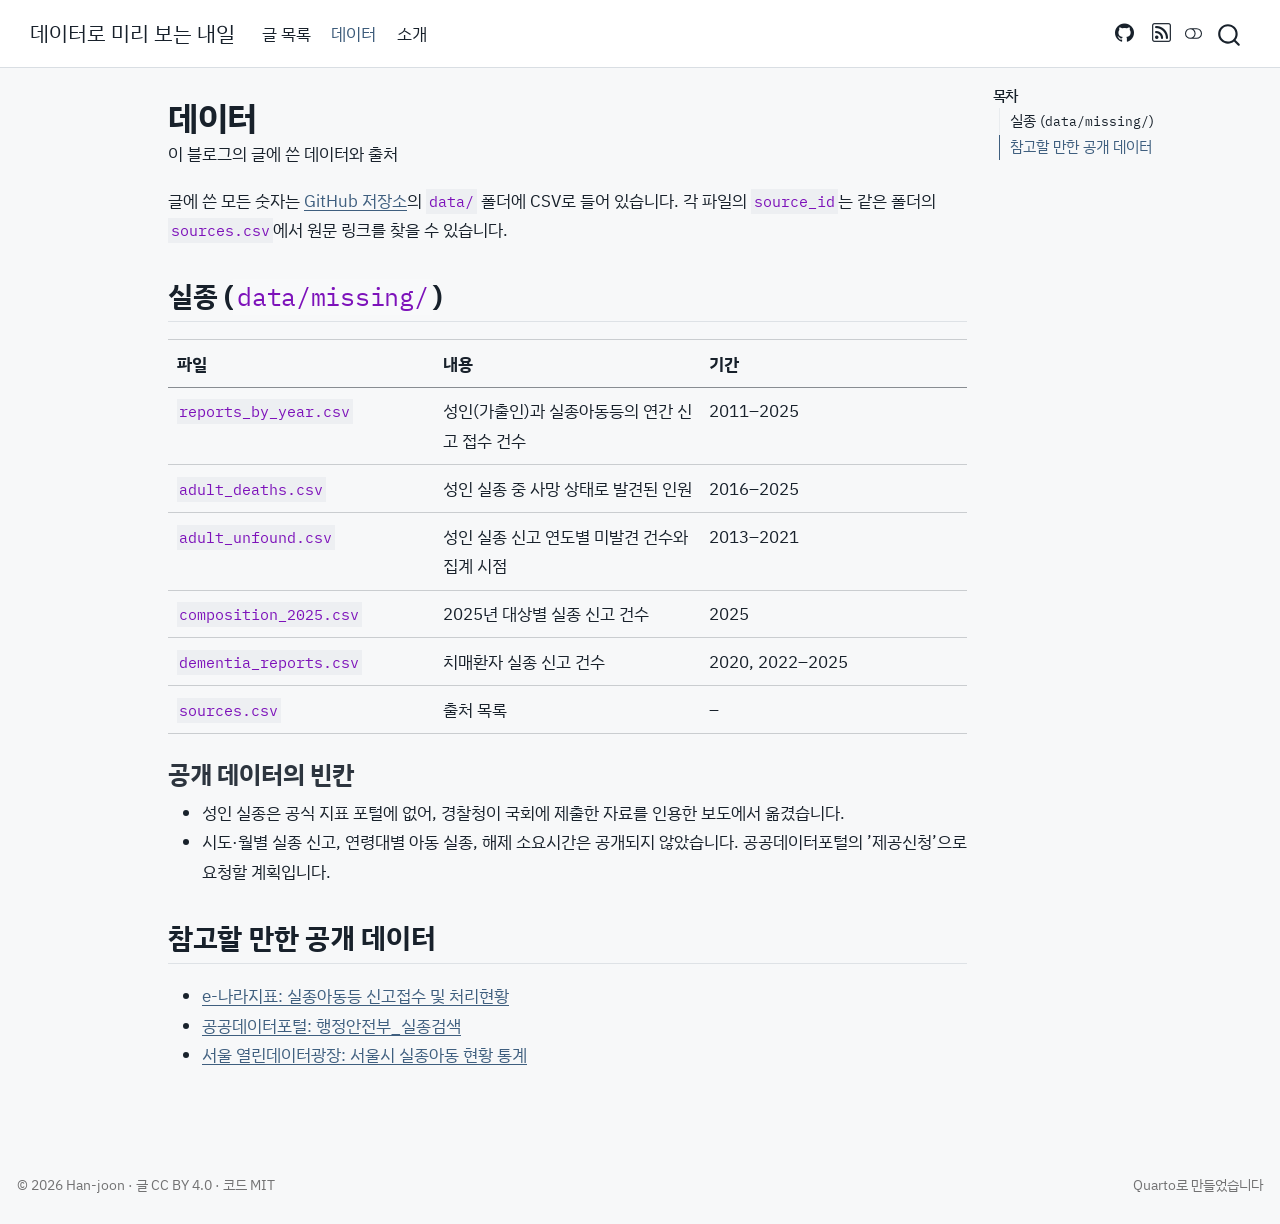
<file: data.html>
<!DOCTYPE html>
<html xmlns="http://www.w3.org/1999/xhtml" lang="ko" xml:lang="ko"><head>

<meta charset="utf-8">
<meta name="generator" content="quarto-1.10.18">

<meta name="viewport" content="width=device-width, initial-scale=1.0, user-scalable=yes">

<meta name="description" content="이 블로그의 글에 쓴 데이터와 출처">

<title>데이터 – 데이터로 미리 보는 내일</title>
<style>
/* Default styles provided by pandoc.
** See https://pandoc.org/MANUAL.html#variables-for-html for config info.
*/
span.smallcaps{font-variant: small-caps;}
div.columns{display: flex; gap: 1.5em;}
div.column{flex: auto;}
@media screen {
div.columns{gap: min(4vw, 1.5em);}
div.column{overflow-x: auto;}
}
div.hanging-indent{margin-left: 1.5em; text-indent: -1.5em;}
ul.task-list{list-style: none;}
ul.task-list li input[type="checkbox"] {
  width: 0.8em;
  margin: 0 0.8em 0.2em -1em; /* quarto-specific, see https://github.com/quarto-dev/quarto-cli/issues/4556 */ 
  vertical-align: middle;
}
</style>


<script src="site_libs/quarto-nav/quarto-nav.js"></script>
<script src="site_libs/quarto-nav/headroom.min.js"></script>
<script src="site_libs/clipboard/clipboard.min.js"></script>
<script src="site_libs/quarto-search/autocomplete.umd.js"></script>
<script src="site_libs/quarto-search/fuse.min.js"></script>
<script src="site_libs/quarto-search/quarto-search.js"></script>
<meta name="quarto:offset" content="./">
<script src="site_libs/quarto-html/quarto.js" type="module"></script>
<script src="site_libs/quarto-html/tabsets/tabsets.js" type="module"></script>
<script src="site_libs/quarto-html/popper.min.js"></script>
<script src="site_libs/quarto-html/tippy.umd.min.js"></script>
<script src="site_libs/quarto-html/anchor.min.js"></script>
<link href="site_libs/quarto-html/tippy.css" rel="stylesheet">
<link href="site_libs/quarto-html/quarto-syntax-highlighting-176b1e44b272a30ec08500e73512b2cc.css" rel="stylesheet" class="quarto-color-scheme" id="quarto-text-highlighting-styles">
<link href="site_libs/quarto-html/quarto-syntax-highlighting-dark-2e366b5af1927b8352462c4a9d1c03d0.css" rel="stylesheet" class="quarto-color-scheme quarto-color-alternate" id="quarto-text-highlighting-styles">
<link href="site_libs/quarto-html/quarto-syntax-highlighting-176b1e44b272a30ec08500e73512b2cc.css" rel="stylesheet" class="quarto-color-scheme-extra" id="quarto-text-highlighting-styles">
<script src="site_libs/bootstrap/bootstrap.min.js"></script>
<link href="site_libs/bootstrap/bootstrap-icons.css" rel="stylesheet">
<link href="site_libs/bootstrap/bootstrap-f249f04be1deae2b0eb2ff2bb963b29f.min.css" rel="stylesheet" append-hash="true" class="quarto-color-scheme" id="quarto-bootstrap" data-mode="light">
<link href="site_libs/bootstrap/bootstrap-dark-b06d0aedc3c7dbde17f34a3382cb0405.min.css" rel="stylesheet" append-hash="true" class="quarto-color-scheme quarto-color-alternate" id="quarto-bootstrap" data-mode="dark">
<link href="site_libs/bootstrap/bootstrap-f249f04be1deae2b0eb2ff2bb963b29f.min.css" rel="stylesheet" append-hash="true" class="quarto-color-scheme-extra" id="quarto-bootstrap" data-mode="light">
<script id="quarto-search-options" type="application/json">{
  "location": "navbar",
  "copy-button": false,
  "collapse-after": 3,
  "panel-placement": "end",
  "type": "overlay",
  "limit": 50,
  "keyboard-shortcut": [
    "f",
    "/",
    "s"
  ],
  "show-item-context": false,
  "language": {
    "search-no-results-text": "일치 없음",
    "search-matching-documents-text": "일치된 문서",
    "search-copy-link-title": "검색 링크 복사",
    "search-hide-matches-text": "추가 검색 결과 숨기기",
    "search-more-match-text": "추가 검색결과",
    "search-more-matches-text": "추가 검색결과",
    "search-clear-button-title": "제거",
    "search-text-placeholder": "",
    "search-detached-cancel-button-title": "취소",
    "search-submit-button-title": "검색",
    "search-label": "검색"
  }
}</script>
<link rel="preconnect" href="https://fonts.googleapis.com">

<link rel="preconnect" href="https://fonts.gstatic.com" crossorigin="">

<link rel="stylesheet" href="https://fonts.googleapis.com/css2?family=IBM+Plex+Mono:wght@400;500&amp;family=IBM+Plex+Sans+KR:wght@400;500;700&amp;display=swap">

<!-- 방문 통계(GoatCounter): 계정을 만든 뒤 아래 줄의 주석을 풀고 YOUR-CODE를 바꾸세요

<script data-goatcounter="https://YOUR-CODE.goatcounter.com/count" async src="//gc.zgo.at/count.js"></script>

-->



<link rel="stylesheet" href="styles.css">
<meta property="og:title" content="데이터 – 데이터로 미리 보는 내일">
<meta property="og:description" content="이 블로그의 글에 쓴 데이터와 출처">
<meta property="og:site_name" content="데이터로 미리 보는 내일">
</head>

<body class="nav-fixed quarto-light"><script id="quarto-html-before-body" type="application/javascript">
    const toggleBodyColorMode = (bsSheetEl) => {
      const mode = bsSheetEl.getAttribute("data-mode");
      const bodyEl = window.document.querySelector("body");
      if (mode === "dark") {
        bodyEl.classList.add("quarto-dark");
        bodyEl.classList.remove("quarto-light");
      } else {
        bodyEl.classList.add("quarto-light");
        bodyEl.classList.remove("quarto-dark");
      }
    }
    const toggleBodyColorPrimary = () => {
      const bsSheetEl = window.document.querySelector("link#quarto-bootstrap:not([rel=disabled-stylesheet])");
      if (bsSheetEl) {
        toggleBodyColorMode(bsSheetEl);
      }
    }
    const setColorSchemeToggle = (alternate) => {
      const toggles = window.document.querySelectorAll('.quarto-color-scheme-toggle');
      for (let i=0; i < toggles.length; i++) {
        const toggle = toggles[i];
        if (toggle) {
          if (alternate) {
            toggle.classList.add("alternate");
          } else {
            toggle.classList.remove("alternate");
          }
        }
      }
    };
    const toggleColorMode = (alternate) => {
      // Switch the stylesheets
      const primaryStylesheets = window.document.querySelectorAll('link.quarto-color-scheme:not(.quarto-color-alternate)');
      const alternateStylesheets = window.document.querySelectorAll('link.quarto-color-scheme.quarto-color-alternate');
      manageTransitions('#quarto-margin-sidebar .nav-link', false);
      if (alternate) {
        // note: dark is layered on light, we don't disable primary!
        enableStylesheet(alternateStylesheets);
        for (const sheetNode of alternateStylesheets) {
          if (sheetNode.id === "quarto-bootstrap") {
            toggleBodyColorMode(sheetNode);
          }
        }
      } else {
        disableStylesheet(alternateStylesheets);
        enableStylesheet(primaryStylesheets)
        toggleBodyColorPrimary();
      }
      manageTransitions('#quarto-margin-sidebar .nav-link', true);
      // Switch the toggles
      setColorSchemeToggle(alternate)
      // Hack to workaround the fact that safari doesn't
      // properly recolor the scrollbar when toggling (#1455)
      if (navigator.userAgent.indexOf('Safari') > 0 && navigator.userAgent.indexOf('Chrome') == -1) {
        manageTransitions("body", false);
        window.scrollTo(0, 1);
        setTimeout(() => {
          window.scrollTo(0, 0);
          manageTransitions("body", true);
        }, 40);
      }
    }
    const disableStylesheet = (stylesheets) => {
      for (let i=0; i < stylesheets.length; i++) {
        const stylesheet = stylesheets[i];
        stylesheet.rel = 'disabled-stylesheet';
      }
    }
    const enableStylesheet = (stylesheets) => {
      for (let i=0; i < stylesheets.length; i++) {
        const stylesheet = stylesheets[i];
        if(stylesheet.rel !== 'stylesheet') { // for Chrome, which will still FOUC without this check
          stylesheet.rel = 'stylesheet';
        }
      }
    }
    const manageTransitions = (selector, allowTransitions) => {
      const els = window.document.querySelectorAll(selector);
      for (let i=0; i < els.length; i++) {
        const el = els[i];
        if (allowTransitions) {
          el.classList.remove('notransition');
        } else {
          el.classList.add('notransition');
        }
      }
    }
    const isFileUrl = () => {
      return window.location.protocol === 'file:';
    }
    const hasAlternateSentinel = () => {
      let styleSentinel = getColorSchemeSentinel();
      if (styleSentinel !== null) {
        return styleSentinel === "alternate";
      } else {
        return false;
      }
    }
    const setStyleSentinel = (alternate) => {
      const value = alternate ? "alternate" : "default";
      if (!isFileUrl()) {
        window.localStorage.setItem("quarto-color-scheme", value);
      } else {
        localAlternateSentinel = value;
      }
    }
    const getColorSchemeSentinel = () => {
      if (!isFileUrl()) {
        const storageValue = window.localStorage.getItem("quarto-color-scheme");
        return storageValue != null ? storageValue : localAlternateSentinel;
      } else {
        return localAlternateSentinel;
      }
    }
    const toggleGiscusIfUsed = (isAlternate, darkModeDefault) => {
      const baseTheme = document.querySelector('#giscus-base-theme')?.value ?? 'light';
      const alternateTheme = document.querySelector('#giscus-alt-theme')?.value ?? 'dark';
      let newTheme = '';
      if(authorPrefersDark) {
        newTheme = isAlternate ? baseTheme : alternateTheme;
      } else {
        newTheme = isAlternate ? alternateTheme : baseTheme;
      }
      const changeGiscusTheme = () => {
        // From: https://github.com/giscus/giscus/issues/336
        const sendMessage = (message) => {
          const iframe = document.querySelector('iframe.giscus-frame');
          if (!iframe) return;
          iframe.contentWindow.postMessage({ giscus: message }, 'https://giscus.app');
        }
        sendMessage({
          setConfig: {
            theme: newTheme
          }
        });
      }
      const isGiscussLoaded = window.document.querySelector('iframe.giscus-frame') !== null;
      if (isGiscussLoaded) {
        changeGiscusTheme();
      }
    };
    const authorPrefersDark = false;
    const darkModeDefault = authorPrefersDark;
      document.querySelector('link#quarto-text-highlighting-styles.quarto-color-scheme-extra').rel = 'disabled-stylesheet';
      document.querySelector('link#quarto-bootstrap.quarto-color-scheme-extra').rel = 'disabled-stylesheet';
    let localAlternateSentinel = darkModeDefault ? 'alternate' : 'default';
    // Dark / light mode switch
    window.quartoToggleColorScheme = () => {
      // Read the current dark / light value
      let toAlternate = !hasAlternateSentinel();
      toggleColorMode(toAlternate);
      setStyleSentinel(toAlternate);
      toggleGiscusIfUsed(toAlternate, darkModeDefault);
      window.dispatchEvent(new Event('resize'));
    };
    // Switch to dark mode if need be
    if (hasAlternateSentinel()) {
      toggleColorMode(true);
    } else {
      toggleColorMode(false);
    }
  </script>

<div id="quarto-search-results"></div>
  <header id="quarto-header" class="headroom fixed-top">
    <nav class="navbar navbar-expand-lg " data-bs-theme="dark">
      <div class="navbar-container container-fluid">
      <div class="navbar-brand-container mx-auto">
    <a class="navbar-brand" href="./index.html">
    <span class="navbar-title">데이터로 미리 보는 내일</span>
    </a>
  </div>
            <div id="quarto-search" class="" title="검색"></div>
          <button class="navbar-toggler" type="button" data-bs-toggle="collapse" data-bs-target="#navbarCollapse" aria-controls="navbarCollapse" role="menu" aria-expanded="false" aria-label="탐색 전환" onclick="if (window.quartoToggleHeadroom) { window.quartoToggleHeadroom(); }">
  <span class="navbar-toggler-icon"></span>
</button>
          <div class="collapse navbar-collapse" id="navbarCollapse">
            <ul class="navbar-nav navbar-nav-scroll me-auto">
  <li class="nav-item">
    <a class="nav-link" href="./index.html"> 
<span class="menu-text">글 목록</span></a>
  </li>  
  <li class="nav-item">
    <a class="nav-link active" href="./data.html" aria-current="page"> 
<span class="menu-text">데이터</span></a>
  </li>  
  <li class="nav-item">
    <a class="nav-link" href="./about.html"> 
<span class="menu-text">소개</span></a>
  </li>  
</ul>
            <ul class="navbar-nav navbar-nav-scroll ms-auto">
  <li class="nav-item compact">
    <a class="nav-link" href="https://github.com/YOUR-GITHUB-ID/data-tomorrow-blog"> <i class="bi bi-github" role="img">
</i> 
<span class="menu-text"></span></a>
  </li>  
  <li class="nav-item compact">
    <a class="nav-link" href="./index.xml"> <i class="bi bi-rss" role="img">
</i> 
<span class="menu-text"></span></a>
  </li>  
</ul>
          </div> <!-- /navcollapse -->
            <div class="quarto-navbar-tools">
  <a href="" class="quarto-color-scheme-toggle quarto-navigation-tool  px-1" onclick="window.quartoToggleColorScheme(); return false;" title="다크 모드 전환"><i class="bi"></i></a>
</div>
      </div> <!-- /container-fluid -->
    </nav>
</header>
<!-- content -->
<div id="quarto-content" class="quarto-container page-columns page-rows-contents page-layout-article page-navbar">
<!-- sidebar -->
<!-- margin-sidebar -->
    <div id="quarto-margin-sidebar" class="sidebar margin-sidebar">
        <nav id="TOC" role="doc-toc" class="toc-active">
    <h2 id="toc-title">목차</h2>
   
  <ul>
  <li><a href="#실종-datamissing" id="toc-실종-datamissing" class="nav-link active" data-scroll-target="#실종-datamissing">실종 (<code>data/missing/</code>)</a>
  <ul class="collapse">
  <li><a href="#공개-데이터의-빈칸" id="toc-공개-데이터의-빈칸" class="nav-link" data-scroll-target="#공개-데이터의-빈칸">공개 데이터의 빈칸</a></li>
  </ul></li>
  <li><a href="#참고할-만한-공개-데이터" id="toc-참고할-만한-공개-데이터" class="nav-link" data-scroll-target="#참고할-만한-공개-데이터">참고할 만한 공개 데이터</a></li>
  </ul>
</nav>
    </div>
<!-- main -->
<main class="content" id="quarto-document-content">


<header id="title-block-header" class="quarto-title-block default">
<div class="quarto-title">
<h1 class="title">데이터</h1>
</div>

<div>
  <div class="description">
    이 블로그의 글에 쓴 데이터와 출처
  </div>
</div>


<div class="quarto-title-meta">

    
  
    
  </div>
  


</header>


<p>글에 쓴 모든 숫자는 <a href="https://github.com/daimos08/data-tomorrow-blog">GitHub 저장소</a>의 <code>data/</code> 폴더에 CSV로 들어 있습니다. 각 파일의 <code>source_id</code>는 같은 폴더의 <code>sources.csv</code>에서 원문 링크를 찾을 수 있습니다.</p>
<section id="실종-datamissing" class="level2">
<h2 class="anchored" data-anchor-id="실종-datamissing">실종 (<code>data/missing/</code>)</h2>
<table class="caption-top table">
<colgroup>
<col style="width: 33%">
<col style="width: 33%">
<col style="width: 33%">
</colgroup>
<thead>
<tr class="header">
<th>파일</th>
<th>내용</th>
<th>기간</th>
</tr>
</thead>
<tbody>
<tr class="odd">
<td><code>reports_by_year.csv</code></td>
<td>성인(가출인)과 실종아동등의 연간 신고 접수 건수</td>
<td>2011–2025</td>
</tr>
<tr class="even">
<td><code>adult_deaths.csv</code></td>
<td>성인 실종 중 사망 상태로 발견된 인원</td>
<td>2016–2025</td>
</tr>
<tr class="odd">
<td><code>adult_unfound.csv</code></td>
<td>성인 실종 신고 연도별 미발견 건수와 집계 시점</td>
<td>2013–2021</td>
</tr>
<tr class="even">
<td><code>composition_2025.csv</code></td>
<td>2025년 대상별 실종 신고 건수</td>
<td>2025</td>
</tr>
<tr class="odd">
<td><code>dementia_reports.csv</code></td>
<td>치매환자 실종 신고 건수</td>
<td>2020, 2022–2025</td>
</tr>
<tr class="even">
<td><code>sources.csv</code></td>
<td>출처 목록</td>
<td>–</td>
</tr>
</tbody>
</table>
<section id="공개-데이터의-빈칸" class="level3">
<h3 class="anchored" data-anchor-id="공개-데이터의-빈칸">공개 데이터의 빈칸</h3>
<ul>
<li>성인 실종은 공식 지표 포털에 없어, 경찰청이 국회에 제출한 자료를 인용한 보도에서 옮겼습니다.</li>
<li>시도·월별 실종 신고, 연령대별 아동 실종, 해제 소요시간은 공개되지 않았습니다. 공공데이터포털의 ’제공신청’으로 요청할 계획입니다.</li>
</ul>
</section>
</section>
<section id="참고할-만한-공개-데이터" class="level2">
<h2 class="anchored" data-anchor-id="참고할-만한-공개-데이터">참고할 만한 공개 데이터</h2>
<ul>
<li><a href="https://www.index.go.kr/unify/idx-info.do?idxCd=1610">e-나라지표: 실종아동등 신고접수 및 처리현황</a></li>
<li><a href="https://www.data.go.kr/data/15153224/openapi.do">공공데이터포털: 행정안전부_실종검색</a></li>
<li><a href="https://data.seoul.go.kr/dataList/DT201004B070007/S/2/datasetView.do">서울 열린데이터광장: 서울시 실종아동 현황 통계</a></li>
</ul>


</section>

</main> <!-- /main -->
<script id="quarto-html-after-body" type="application/javascript">
  window.document.addEventListener("DOMContentLoaded", function (event) {
    // Ensure there is a toggle, if there isn't float one in the top right
    if (window.document.querySelector('.quarto-color-scheme-toggle') === null) {
      const a = window.document.createElement('a');
      a.classList.add('top-right');
      a.classList.add('quarto-color-scheme-toggle');
      a.href = "";
      a.onclick = function() { try { window.quartoToggleColorScheme(); } catch {} return false; };
      const i = window.document.createElement("i");
      i.classList.add('bi');
      a.appendChild(i);
      window.document.body.appendChild(a);
    }
    setColorSchemeToggle(hasAlternateSentinel())
    const icon = "";
    const anchorJS = new window.AnchorJS();
    anchorJS.options = {
      placement: 'right',
      icon: icon
    };
    anchorJS.add('.anchored');
    const isCodeAnnotation = (el) => {
      for (const clz of el.classList) {
        if (clz.startsWith('code-annotation-')) {                     
          return true;
        }
      }
      return false;
    }
    const onCopySuccess = function(e) {
      // button target
      const button = e.trigger;
      // don't keep focus
      button.blur();
      // flash "checked"
      button.classList.add('code-copy-button-checked');
      var currentTitle = button.getAttribute("title");
      button.setAttribute("title", "복사완료!");
      let tooltip;
      if (window.bootstrap) {
        button.setAttribute("data-bs-toggle", "tooltip");
        button.setAttribute("data-bs-placement", "left");
        button.setAttribute("data-bs-title", "복사완료!");
        tooltip = new bootstrap.Tooltip(button, 
          { trigger: "manual", 
            customClass: "code-copy-button-tooltip",
            offset: [0, -8]});
        tooltip.show();    
      }
      setTimeout(function() {
        if (tooltip) {
          tooltip.hide();
          button.removeAttribute("data-bs-title");
          button.removeAttribute("data-bs-toggle");
          button.removeAttribute("data-bs-placement");
        }
        button.setAttribute("title", currentTitle);
        button.classList.remove('code-copy-button-checked');
      }, 1000);
      // clear code selection
      e.clearSelection();
    }
    const getTextToCopy = function(trigger) {
      const outerScaffold = trigger.parentElement.cloneNode(true);
      const codeEl = outerScaffold.querySelector('code');
      for (const childEl of codeEl.children) {
        if (isCodeAnnotation(childEl)) {
          childEl.remove();
        }
      }
      return codeEl.innerText;
    }
    const clipboard = new window.ClipboardJS('.code-copy-button:not([data-in-quarto-modal])', {
      text: getTextToCopy
    });
    clipboard.on('success', onCopySuccess);
    if (window.document.getElementById('quarto-embedded-source-code-modal')) {
      const clipboardModal = new window.ClipboardJS('.code-copy-button[data-in-quarto-modal]', {
        text: getTextToCopy,
        container: window.document.getElementById('quarto-embedded-source-code-modal')
      });
      clipboardModal.on('success', onCopySuccess);
    }
      var localhostRegex = new RegExp(/^(?:http|https):\/\/localhost\:?[0-9]*\//);
      var mailtoRegex = new RegExp(/^mailto:/);
        var filterRegex = new RegExp("https:\/\/daimos08\.github\.io\/data-tomorrow-blog");
      var isInternal = (href) => {
          return filterRegex.test(href) || localhostRegex.test(href) || mailtoRegex.test(href);
      }
      // Inspect non-navigation links and adorn them if external
     var links = window.document.querySelectorAll('a[href]:not(.nav-link):not(.navbar-brand):not(.toc-action):not(.sidebar-link):not(.sidebar-item-toggle):not(.pagination-link):not(.no-external):not([aria-hidden]):not(.dropdown-item):not(.quarto-navigation-tool):not(.about-link)');
      for (var i=0; i<links.length; i++) {
        const link = links[i];
        if (!isInternal(link.href)) {
          // undo the damage that might have been done by quarto-nav.js in the case of
          // links that we want to consider external
          if (link.dataset.originalHref !== undefined) {
            link.href = link.dataset.originalHref;
          }
        }
      }
    function tippyHover(el, contentFn, onTriggerFn, onUntriggerFn) {
      const config = {
        allowHTML: true,
        maxWidth: 500,
        delay: 100,
        arrow: false,
        appendTo: function(el) {
            return el.parentElement;
        },
        interactive: true,
        interactiveBorder: 10,
        theme: 'quarto',
        placement: 'bottom-start',
      };
      if (contentFn) {
        config.content = contentFn;
      }
      if (onTriggerFn) {
        config.onTrigger = onTriggerFn;
      }
      if (onUntriggerFn) {
        config.onUntrigger = onUntriggerFn;
      }
      window.tippy(el, config); 
    }
    const noterefs = window.document.querySelectorAll('a[role="doc-noteref"]');
    for (var i=0; i<noterefs.length; i++) {
      const ref = noterefs[i];
      tippyHover(ref, function() {
        // use id or data attribute instead here
        let href = ref.getAttribute('data-footnote-href') || ref.getAttribute('href');
        try { href = new URL(href).hash; } catch {}
        const id = href.replace(/^#\/?/, "");
        const note = window.document.getElementById(id);
        if (note) {
          return note.innerHTML;
        } else {
          return "";
        }
      });
    }
    const xrefs = window.document.querySelectorAll('a.quarto-xref');
    const processXRef = (id, note) => {
      // Strip column container classes
      const stripColumnClz = (el) => {
        el.classList.remove("page-full", "page-columns");
        if (el.children) {
          for (const child of el.children) {
            stripColumnClz(child);
          }
        }
      }
      stripColumnClz(note)
      if (id === null || id.startsWith('sec-')) {
        // Special case sections, only their first couple elements
        const container = document.createElement("div");
        if (note.children && note.children.length > 2) {
          container.appendChild(note.children[0].cloneNode(true));
          for (let i = 1; i < note.children.length; i++) {
            const child = note.children[i];
            if (child.tagName === "P" && child.innerText === "") {
              continue;
            } else {
              container.appendChild(child.cloneNode(true));
              break;
            }
          }
          if (window.Quarto?.typesetMath) {
            window.Quarto.typesetMath(container);
          }
          return container.innerHTML
        } else {
          if (window.Quarto?.typesetMath) {
            window.Quarto.typesetMath(note);
          }
          return note.innerHTML;
        }
      } else {
        // Remove any anchor links if they are present
        const anchorLink = note.querySelector('a.anchorjs-link');
        if (anchorLink) {
          anchorLink.remove();
        }
        if (window.Quarto?.typesetMath) {
          window.Quarto.typesetMath(note);
        }
        if (note.classList.contains("callout")) {
          return note.outerHTML;
        } else {
          return note.innerHTML;
        }
      }
    }
    for (var i=0; i<xrefs.length; i++) {
      const xref = xrefs[i];
      tippyHover(xref, undefined, function(instance) {
        instance.disable();
        let url = xref.getAttribute('href');
        let hash = undefined; 
        if (url.startsWith('#')) {
          hash = url;
        } else {
          try { hash = new URL(url).hash; } catch {}
        }
        if (hash) {
          const id = hash.replace(/^#\/?/, "");
          const note = window.document.getElementById(id);
          if (note !== null) {
            try {
              const html = processXRef(id, note.cloneNode(true));
              instance.setContent(html);
            } finally {
              instance.enable();
              instance.show();
            }
          } else {
            // See if we can fetch this
            fetch(url.split('#')[0])
            .then(res => res.text())
            .then(html => {
              const parser = new DOMParser();
              const htmlDoc = parser.parseFromString(html, "text/html");
              const note = htmlDoc.getElementById(id);
              if (note !== null) {
                const html = processXRef(id, note);
                instance.setContent(html);
              } 
            }).finally(() => {
              instance.enable();
              instance.show();
            });
          }
        } else {
          // See if we can fetch a full url (with no hash to target)
          // This is a special case and we should probably do some content thinning / targeting
          fetch(url)
          .then(res => res.text())
          .then(html => {
            const parser = new DOMParser();
            const htmlDoc = parser.parseFromString(html, "text/html");
            const note = htmlDoc.querySelector('main.content');
            if (note !== null) {
              // This should only happen for chapter cross references
              // (since there is no id in the URL)
              // remove the first header
              if (note.children.length > 0 && note.children[0].tagName === "HEADER") {
                note.children[0].remove();
              }
              const html = processXRef(null, note);
              instance.setContent(html);
            } 
          }).finally(() => {
            instance.enable();
            instance.show();
          });
        }
      }, function(instance) {
      });
    }
        let selectedAnnoteEl;
        const selectorForAnnotation = ( cell, annotation) => {
          let cellAttr = 'data-code-cell="' + cell + '"';
          let lineAttr = 'data-code-annotation="' +  annotation + '"';
          const selector = 'span[' + cellAttr + '][' + lineAttr + ']';
          return selector;
        }
        const selectCodeLines = (annoteEl) => {
          const doc = window.document;
          const targetCell = annoteEl.getAttribute("data-target-cell");
          const targetAnnotation = annoteEl.getAttribute("data-target-annotation");
          const annoteSpan = window.document.querySelector(selectorForAnnotation(targetCell, targetAnnotation));
          const lines = annoteSpan.getAttribute("data-code-lines").split(",");
          const lineIds = lines.map((line) => {
            return targetCell + "-" + line;
          })
          let top = null;
          let height = null;
          let parent = null;
          if (lineIds.length > 0) {
              //compute the position of the single el (top and bottom and make a div)
              const el = window.document.getElementById(lineIds[0]);
              top = el.offsetTop;
              height = el.offsetHeight;
              parent = el.parentElement.parentElement;
            if (lineIds.length > 1) {
              const lastEl = window.document.getElementById(lineIds[lineIds.length - 1]);
              const bottom = lastEl.offsetTop + lastEl.offsetHeight;
              height = bottom - top;
            }
            if (top !== null && height !== null && parent !== null) {
              // cook up a div (if necessary) and position it 
              let div = window.document.getElementById("code-annotation-line-highlight");
              if (div === null) {
                div = window.document.createElement("div");
                div.setAttribute("id", "code-annotation-line-highlight");
                div.style.position = 'absolute';
                parent.appendChild(div);
              }
              div.style.top = top - 2 + "px";
              div.style.height = height + 4 + "px";
              div.style.left = 0;
              let gutterDiv = window.document.getElementById("code-annotation-line-highlight-gutter");
              if (gutterDiv === null) {
                gutterDiv = window.document.createElement("div");
                gutterDiv.setAttribute("id", "code-annotation-line-highlight-gutter");
                gutterDiv.style.position = 'absolute';
                const codeCell = window.document.getElementById(targetCell);
                const gutter = codeCell.querySelector('.code-annotation-gutter');
                gutter.appendChild(gutterDiv);
              }
              gutterDiv.style.top = top - 2 + "px";
              gutterDiv.style.height = height + 4 + "px";
            }
            selectedAnnoteEl = annoteEl;
          }
        };
        const unselectCodeLines = () => {
          const elementsIds = ["code-annotation-line-highlight", "code-annotation-line-highlight-gutter"];
          elementsIds.forEach((elId) => {
            const div = window.document.getElementById(elId);
            if (div) {
              div.remove();
            }
          });
          selectedAnnoteEl = undefined;
        };
          // Handle positioning of the toggle
      window.addEventListener(
        "resize",
        throttle(() => {
          elRect = undefined;
          if (selectedAnnoteEl) {
            selectCodeLines(selectedAnnoteEl);
          }
        }, 10)
      );
      function throttle(fn, ms) {
      let throttle = false;
      let timer;
        return (...args) => {
          if(!throttle) { // first call gets through
              fn.apply(this, args);
              throttle = true;
          } else { // all the others get throttled
              if(timer) clearTimeout(timer); // cancel #2
              timer = setTimeout(() => {
                fn.apply(this, args);
                timer = throttle = false;
              }, ms);
          }
        };
      }
        // Attach click handler to the DT
        const annoteDls = window.document.querySelectorAll('dt[data-target-cell]');
        for (const annoteDlNode of annoteDls) {
          annoteDlNode.addEventListener('click', (event) => {
            const clickedEl = event.target;
            if (clickedEl !== selectedAnnoteEl) {
              unselectCodeLines();
              const activeEl = window.document.querySelector('dt[data-target-cell].code-annotation-active');
              if (activeEl) {
                activeEl.classList.remove('code-annotation-active');
              }
              selectCodeLines(clickedEl);
              clickedEl.classList.add('code-annotation-active');
            } else {
              // Unselect the line
              unselectCodeLines();
              clickedEl.classList.remove('code-annotation-active');
            }
          });
        }
    const findCites = (el) => {
      const parentEl = el.parentElement;
      if (parentEl) {
        const cites = parentEl.dataset.cites;
        if (cites) {
          return {
            el,
            cites: cites.split(' ')
          };
        } else {
          return findCites(el.parentElement)
        }
      } else {
        return undefined;
      }
    };
    var bibliorefs = window.document.querySelectorAll('a[role="doc-biblioref"]');
    for (var i=0; i<bibliorefs.length; i++) {
      const ref = bibliorefs[i];
      const citeInfo = findCites(ref);
      if (citeInfo) {
        tippyHover(citeInfo.el, function() {
          var popup = window.document.createElement('div');
          citeInfo.cites.forEach(function(cite) {
            var citeDiv = window.document.createElement('div');
            citeDiv.classList.add('hanging-indent');
            citeDiv.classList.add('csl-entry');
            var biblioDiv = window.document.getElementById('ref-' + cite);
            if (biblioDiv) {
              citeDiv.innerHTML = biblioDiv.innerHTML;
            }
            popup.appendChild(citeDiv);
          });
          return popup.innerHTML;
        });
      }
    }
  });
  </script>
</div> <!-- /content -->
<footer class="footer">
  <div class="nav-footer">
    <div class="nav-footer-left">
<p>© 2026 Han-joon · 글 CC BY 4.0 · 코드 MIT</p>
</div>   
    <div class="nav-footer-center">
      &nbsp;
    </div>
    <div class="nav-footer-right">
<p>Quarto로 만들었습니다</p>
</div>
  </div>
</footer>




</body></html>
</file>
<file: site_libs/quarto-html/tippy.css>
.tippy-box[data-animation=fade][data-state=hidden]{opacity:0}[data-tippy-root]{max-width:calc(100vw - 10px)}.tippy-box{position:relative;background-color:#333;color:#fff;border-radius:4px;font-size:14px;line-height:1.4;white-space:normal;outline:0;transition-property:transform,visibility,opacity}.tippy-box[data-placement^=top]>.tippy-arrow{bottom:0}.tippy-box[data-placement^=top]>.tippy-arrow:before{bottom:-7px;left:0;border-width:8px 8px 0;border-top-color:initial;transform-origin:center top}.tippy-box[data-placement^=bottom]>.tippy-arrow{top:0}.tippy-box[data-placement^=bottom]>.tippy-arrow:before{top:-7px;left:0;border-width:0 8px 8px;border-bottom-color:initial;transform-origin:center bottom}.tippy-box[data-placement^=left]>.tippy-arrow{right:0}.tippy-box[data-placement^=left]>.tippy-arrow:before{border-width:8px 0 8px 8px;border-left-color:initial;right:-7px;transform-origin:center left}.tippy-box[data-placement^=right]>.tippy-arrow{left:0}.tippy-box[data-placement^=right]>.tippy-arrow:before{left:-7px;border-width:8px 8px 8px 0;border-right-color:initial;transform-origin:center right}.tippy-box[data-inertia][data-state=visible]{transition-timing-function:cubic-bezier(.54,1.5,.38,1.11)}.tippy-arrow{width:16px;height:16px;color:#333}.tippy-arrow:before{content:"";position:absolute;border-color:transparent;border-style:solid}.tippy-content{position:relative;padding:5px 9px;z-index:1}
</file>
<file: site_libs/quarto-html/quarto-syntax-highlighting-176b1e44b272a30ec08500e73512b2cc.css>
/* quarto syntax highlight colors */
:root {
  --quarto-hl-ot-color: #003B4F;
  --quarto-hl-at-color: #657422;
  --quarto-hl-ss-color: #20794D;
  --quarto-hl-an-color: #5E5E5E;
  --quarto-hl-fu-color: #4758AB;
  --quarto-hl-st-color: #20794D;
  --quarto-hl-cf-color: #003B4F;
  --quarto-hl-op-color: #5E5E5E;
  --quarto-hl-er-color: #AD0000;
  --quarto-hl-bn-color: #AD0000;
  --quarto-hl-al-color: #AD0000;
  --quarto-hl-va-color: #111111;
  --quarto-hl-bu-color: inherit;
  --quarto-hl-ex-color: inherit;
  --quarto-hl-pp-color: #AD0000;
  --quarto-hl-in-color: #5E5E5E;
  --quarto-hl-vs-color: #20794D;
  --quarto-hl-wa-color: #5E5E5E;
  --quarto-hl-do-color: #5E5E5E;
  --quarto-hl-im-color: #00769E;
  --quarto-hl-ch-color: #20794D;
  --quarto-hl-dt-color: #AD0000;
  --quarto-hl-fl-color: #AD0000;
  --quarto-hl-co-color: #5E5E5E;
  --quarto-hl-cv-color: #5E5E5E;
  --quarto-hl-cn-color: #8f5902;
  --quarto-hl-sc-color: #5E5E5E;
  --quarto-hl-dv-color: #AD0000;
  --quarto-hl-kw-color: #003B4F;
}

/* other quarto variables */
:root {
  --quarto-font-monospace: "IBM Plex Mono", ui-monospace, Menlo, monospace;
}

/* syntax highlight based on Pandoc's rules */
pre > code.sourceCode > span {
  color: #003B4F;
}

code.sourceCode > span {
  color: #003B4F;
}

div.sourceCode,
div.sourceCode pre.sourceCode {
  color: #003B4F;
}

/* Normal */
code span {
  color: #003B4F;
}

/* Alert */
code span.al {
  color: #AD0000;
  font-style: inherit;
}

/* Annotation */
code span.an {
  color: #5E5E5E;
  font-style: inherit;
}

/* Attribute */
code span.at {
  color: #657422;
  font-style: inherit;
}

/* BaseN */
code span.bn {
  color: #AD0000;
  font-style: inherit;
}

/* BuiltIn */
code span.bu {
  font-style: inherit;
}

/* ControlFlow */
code span.cf {
  color: #003B4F;
  font-weight: bold;
  font-style: inherit;
}

/* Char */
code span.ch {
  color: #20794D;
  font-style: inherit;
}

/* Constant */
code span.cn {
  color: #8f5902;
  font-style: inherit;
}

/* Comment */
code span.co {
  color: #5E5E5E;
  font-style: inherit;
}

/* CommentVar */
code span.cv {
  color: #5E5E5E;
  font-style: italic;
}

/* Documentation */
code span.do {
  color: #5E5E5E;
  font-style: italic;
}

/* DataType */
code span.dt {
  color: #AD0000;
  font-style: inherit;
}

/* DecVal */
code span.dv {
  color: #AD0000;
  font-style: inherit;
}

/* Error */
code span.er {
  color: #AD0000;
  font-style: inherit;
}

/* Extension */
code span.ex {
  font-style: inherit;
}

/* Float */
code span.fl {
  color: #AD0000;
  font-style: inherit;
}

/* Function */
code span.fu {
  color: #4758AB;
  font-style: inherit;
}

/* Import */
code span.im {
  color: #00769E;
  font-style: inherit;
}

/* Information */
code span.in {
  color: #5E5E5E;
  font-style: inherit;
}

/* Keyword */
code span.kw {
  color: #003B4F;
  font-weight: bold;
  font-style: inherit;
}

/* Operator */
code span.op {
  color: #5E5E5E;
  font-style: inherit;
}

/* Other */
code span.ot {
  color: #003B4F;
  font-style: inherit;
}

/* Preprocessor */
code span.pp {
  color: #AD0000;
  font-style: inherit;
}

/* SpecialChar */
code span.sc {
  color: #5E5E5E;
  font-style: inherit;
}

/* SpecialString */
code span.ss {
  color: #20794D;
  font-style: inherit;
}

/* String */
code span.st {
  color: #20794D;
  font-style: inherit;
}

/* Variable */
code span.va {
  color: #111111;
  font-style: inherit;
}

/* VerbatimString */
code span.vs {
  color: #20794D;
  font-style: inherit;
}

/* Warning */
code span.wa {
  color: #5E5E5E;
  font-style: italic;
}

.prevent-inlining {
  content: "</";
}

/*# sourceMappingURL=e9a7af5306b65dea16474966a977c46f.css.map */
</file>
<file: site_libs/quarto-html/quarto-syntax-highlighting-dark-2e366b5af1927b8352462c4a9d1c03d0.css>
/* quarto syntax highlight colors */
:root {
  --quarto-hl-al-color: #f07178;
  --quarto-hl-an-color: #d4d0ab;
  --quarto-hl-at-color: #00e0e0;
  --quarto-hl-bn-color: #d4d0ab;
  --quarto-hl-bu-color: #abe338;
  --quarto-hl-ch-color: #abe338;
  --quarto-hl-co-color: #f8f8f2;
  --quarto-hl-cv-color: #ffd700;
  --quarto-hl-cn-color: #ffd700;
  --quarto-hl-cf-color: #ffa07a;
  --quarto-hl-dt-color: #ffa07a;
  --quarto-hl-dv-color: #d4d0ab;
  --quarto-hl-do-color: #f8f8f2;
  --quarto-hl-er-color: #f07178;
  --quarto-hl-ex-color: #00e0e0;
  --quarto-hl-fl-color: #d4d0ab;
  --quarto-hl-fu-color: #ffa07a;
  --quarto-hl-im-color: #abe338;
  --quarto-hl-in-color: #d4d0ab;
  --quarto-hl-kw-color: #ffa07a;
  --quarto-hl-op-color: #ffa07a;
  --quarto-hl-ot-color: #00e0e0;
  --quarto-hl-pp-color: #dcc6e0;
  --quarto-hl-re-color: #00e0e0;
  --quarto-hl-sc-color: #abe338;
  --quarto-hl-ss-color: #abe338;
  --quarto-hl-st-color: #abe338;
  --quarto-hl-va-color: #00e0e0;
  --quarto-hl-vs-color: #abe338;
  --quarto-hl-wa-color: #dcc6e0;
}

/* other quarto variables */
:root {
  --quarto-font-monospace: "IBM Plex Mono", ui-monospace, Menlo, monospace;
}

/* syntax highlight based on Pandoc's rules */
pre > code.sourceCode > span {
  color: #f8f8f2;
}

code.sourceCode > span {
  color: #f8f8f2;
}

div.sourceCode,
div.sourceCode pre.sourceCode {
  color: #f8f8f2;
}

/* Normal */
code span {
  color: #f8f8f2;
}

/* Alert */
code span.al {
  color: #f07178;
}

/* Annotation */
code span.an {
  color: #d4d0ab;
}

/* Attribute */
code span.at {
  color: #00e0e0;
}

/* BaseN */
code span.bn {
  color: #d4d0ab;
}

/* BuiltIn */
code span.bu {
  color: #abe338;
}

/* ControlFlow */
code span.cf {
  font-weight: bold;
  color: #ffa07a;
}

/* Char */
code span.ch {
  color: #abe338;
}

/* Constant */
code span.cn {
  color: #ffd700;
}

/* Comment */
code span.co {
  font-style: italic;
  color: #f8f8f2;
}

/* CommentVar */
code span.cv {
  color: #ffd700;
}

/* Documentation */
code span.do {
  color: #f8f8f2;
}

/* DataType */
code span.dt {
  color: #ffa07a;
}

/* DecVal */
code span.dv {
  color: #d4d0ab;
}

/* Error */
code span.er {
  color: #f07178;
  text-decoration: underline;
}

/* Extension */
code span.ex {
  font-weight: bold;
  color: #00e0e0;
}

/* Float */
code span.fl {
  color: #d4d0ab;
}

/* Function */
code span.fu {
  color: #ffa07a;
}

/* Import */
code span.im {
  color: #abe338;
}

/* Information */
code span.in {
  color: #d4d0ab;
}

/* Keyword */
code span.kw {
  font-weight: bold;
  color: #ffa07a;
}

/* Operator */
code span.op {
  color: #ffa07a;
}

/* Other */
code span.ot {
  color: #00e0e0;
}

/* Preprocessor */
code span.pp {
  color: #dcc6e0;
}

/* RegionMarker */
code span.re {
  background-color: #f8f8f2;
  color: #00e0e0;
}

/* SpecialChar */
code span.sc {
  color: #abe338;
}

/* SpecialString */
code span.ss {
  color: #abe338;
}

/* String */
code span.st {
  color: #abe338;
}

/* Variable */
code span.va {
  color: #00e0e0;
}

/* VerbatimString */
code span.vs {
  color: #abe338;
}

/* Warning */
code span.wa {
  color: #dcc6e0;
}

.prevent-inlining {
  content: "</";
}

/*# sourceMappingURL=3a9a02e75359e199d01b50f385d928f0.css.map */
</file>
<file: styles.css>
/* 요약 수치 카드 */
.stat-row { display: grid; grid-template-columns: repeat(auto-fit, minmax(180px, 1fr)); gap: 12px; margin: 1.5rem 0; }
.stat { border: 1px solid rgba(127,127,127,.25); border-radius: 6px; padding: 14px 16px; display: flex; flex-direction: column; gap: 2px; }
.stat .v { font-family: "IBM Plex Mono", monospace; font-size: 1.6rem; font-weight: 500; font-variant-numeric: tabular-nums; }
.stat .k { font-size: .85rem; opacity: .75; }
.stat.hot { border-color: #C9661F; }

/* 글 안의 '데이터 메모' 상자 */
.callout.callout-style-default { border-radius: 6px; }

/* 표 숫자 정렬 */
table td, table th { font-variant-numeric: tabular-nums; }

/* 그래프 아래 출처 */
.figure-source { font-size: .8rem; opacity: .7; margin-top: -0.5rem; }

/* 카드 안 텍스트를 세로로 쌓기 */
.stat p { display: flex; flex-direction: column; gap: 2px; margin: 0; }
.figure-title { display: block; font-size: .9rem; font-weight: 500; margin-top: -0.25rem; }
</file>
